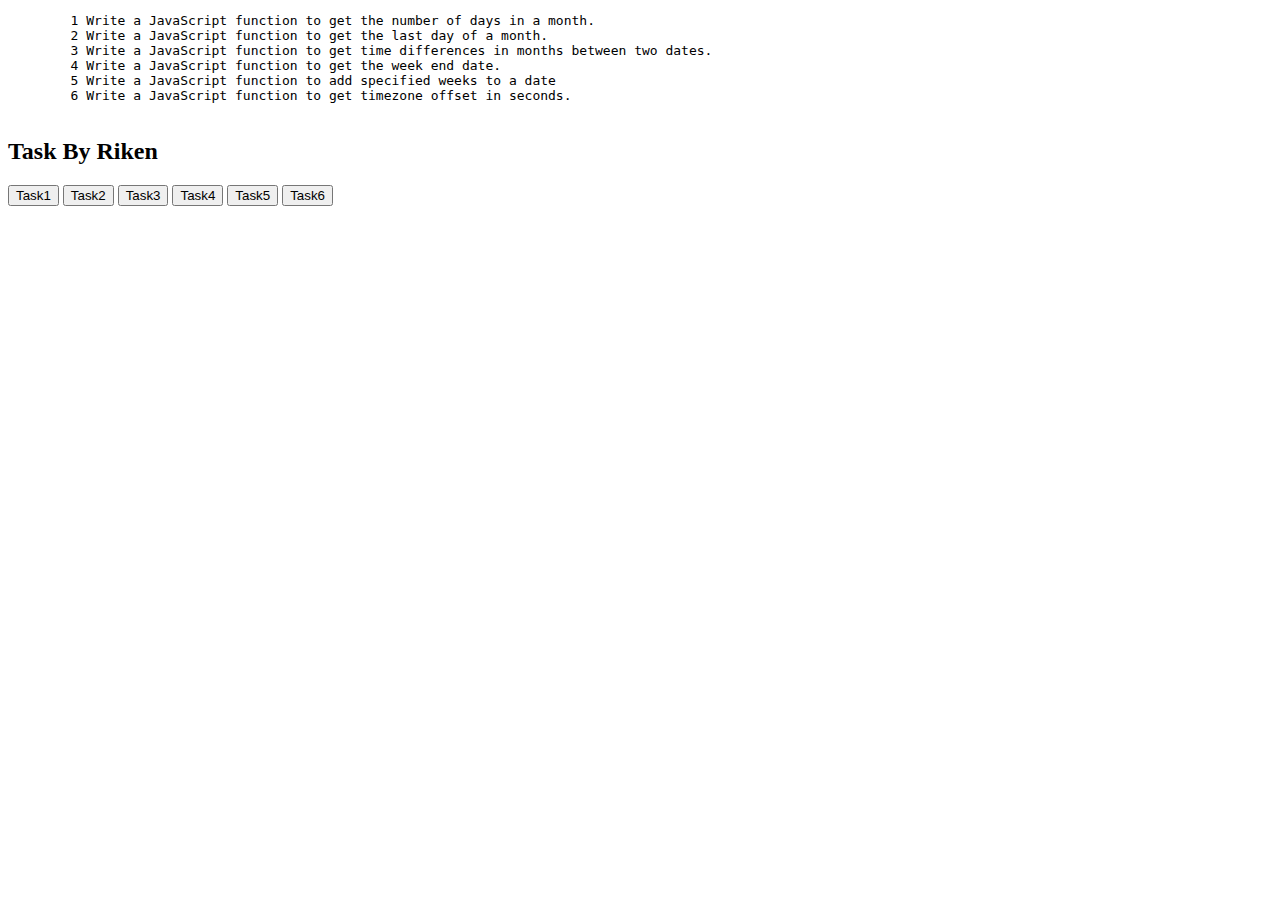
<file: JavaScript/Riken Task/index.html>
<!DOCTYPE html>
<html lang="en">

<head>
    <meta charset="UTF-8">
    <meta name="viewport" content="width=device-width, initial-scale=1.0">
    <title>Tasks</title>
</head>

<body>
    <pre>
        1 Write a JavaScript function to get the number of days in a month.
        2 Write a JavaScript function to get the last day of a month.
        3 Write a JavaScript function to get time differences in months between two dates.
        4 Write a JavaScript function to get the week end date.
        5 Write a JavaScript function to add specified weeks to a date
        6 Write a JavaScript function to get timezone offset in seconds.
    </pre>

    <div>
        <h2>Task By Riken</h2>
        <input type="button" onclick="Task7()" value="Task1">
        <input type="button" onclick="Task8()" value="Task2">
        <input type="button" onclick="Task9()" value="Task3">
        <input type="button" onclick="Task10()" value="Task4">
        <input type="button" onclick="Task11()" value="Task5">
        <input type="button" onclick="Task12()" value="Task6">
    </div>
    <script type="text/javascript" src="task1.js"></script>
    <script type="text/javascript" src="task2.js"></script>
    <script type="text/javascript" src="task3.js"></script>
    <script type="text/javascript" src="task4.js"></script>
    <script type="text/javascript" src="task5.js"></script>
    <script type="text/javascript" src="task6.js"></script>
</body>

</html>
</file>
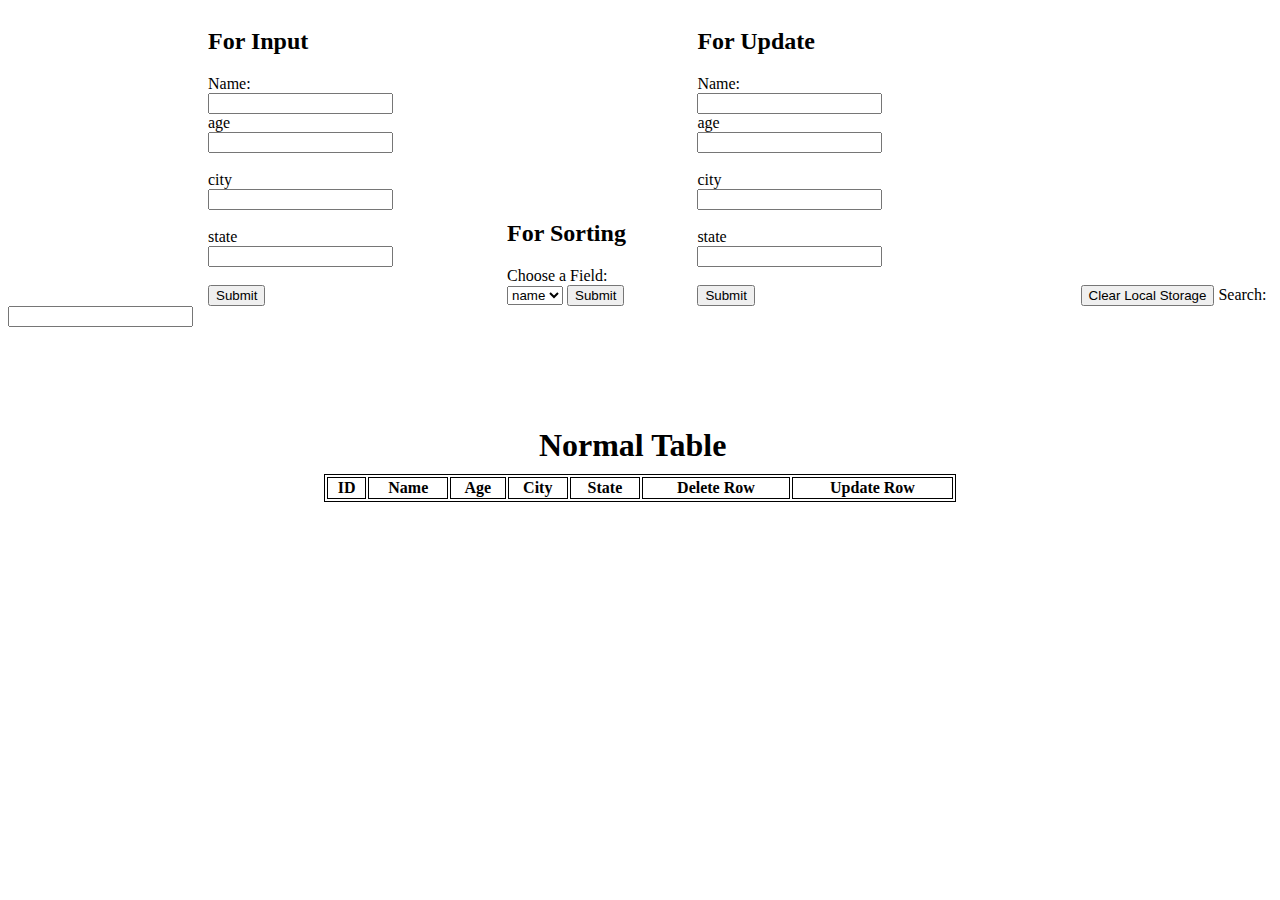
<file: JavaScript/stavan/index.html>
<!DOCTYPE html>
<html lang="en">

<head>
    <meta charset="UTF-8">
    <meta http-equiv="X-UA-Compatible" content="IE=edge">
    <meta name="viewport" content="width=device-width, initial-scale=1.0">
    <title>Document</title>
    <style>
        table,
        td,
        tr,
        th {
            border: 1px solid black;
        }
    </style>
</head>

<body>
    <!-- 1) Create a program which includes Table and Form. Create a Form with miniumum 3-4 fields of inputs, when submitting
    the form the data should be stored in a JSON (Array of Objects) format and displayed in the table.
    The Table should have features for Sorting, Searching, Delete & Update the Records. (Searching and Sorting should be
    done on Multiple Fields)

    2) Create multiple dropdowns for which their options are based on the value selected in Previous dropdown.
    For eg. There are 3 dropdowns (Country, State & City), If I select a country, then the dropdown for states should
    only have the states of that country. Similarly, If I select a state, then city should be from that particular
    state. -->
    <div class="d-flex" style="margin-bottom: 100px;">
        <form id="form" onsubmit="submitForm(event)" style="display: inline-block; margin-left: 200px">
            <h2 style="display: inline-block;">For Input</h2><br>
            <label for="fname">Name:</label><br>
            <input type="text" id="name" required><br>
            <label for="lname">age</label><br>
            <input type="number" id="age" required><br><br>
            <label for="lname">city</label><br>
            <input type="text" id="city" required><br><br>
            <label for="lname">state</label><br>
            <input type="text" id="state" required><br><br>
            <input type="submit" value="Submit">
        </form>


        <div style="margin-left: 110px; width: 10%;display: inline-block;">
            <h2 style="display: inline-block;">For Sorting</h2>
            <form id="sortForm" onsubmit="onSort(event)">
                <label for="">Choose a Field:</label>
                <select id="field" name="cars">
                    <option value="name">name</option>
                    <option value="age">age</option>
                    <option value="city">city</option>
                    <option value="state">state</option>
                </select>
                <input type="submit" value="Submit">
            </form>
        </div>

        <form id="form2" onsubmit="submitForm2(event)" style=" margin-left:60px;width: 30%;display: inline-block;">
            <h2 style="display: inline-block;">For Update</h2><br>
            <label for="fname">Name:</label><br>
            <input type="text" id="name1" required><br>
            <label for="lname">age</label><br>
            <input type="number" id="age1" required><br><br>
            <label for="lname">city</label><br>
            <input type="text" id="city1" required><br><br>
            <label for="lname">state</label><br>
            <input type="text" id="state1" required><br><br>
            <input type="submit" value="Submit">
        </form>

        <button onclick="onClearLocalStorage(event)">Clear Local Storage</button>
        <label for="fname">Search:</label>
        <input type="text" id="search" onkeyup="onSearch(event)"><br>

    </div>


    <div id=tb1>
        <h1 style="width: 16%; margin: 10px auto;">Normal Table</h1>
        <table style="width:50%;margin:auto;margin-bottom: 40px; " id="table1">
            <tr>
                <th>ID</th>
                <th>Name</th>
                <th>Age</th>
                <th>City</th>
                <th>State</th>
                <th>Delete Row</th>
                <th>Update Row</th>
            </tr>
        </table>
    </div>

    <script src="./domTask1.js"></script>
</body>

</html>
</file>
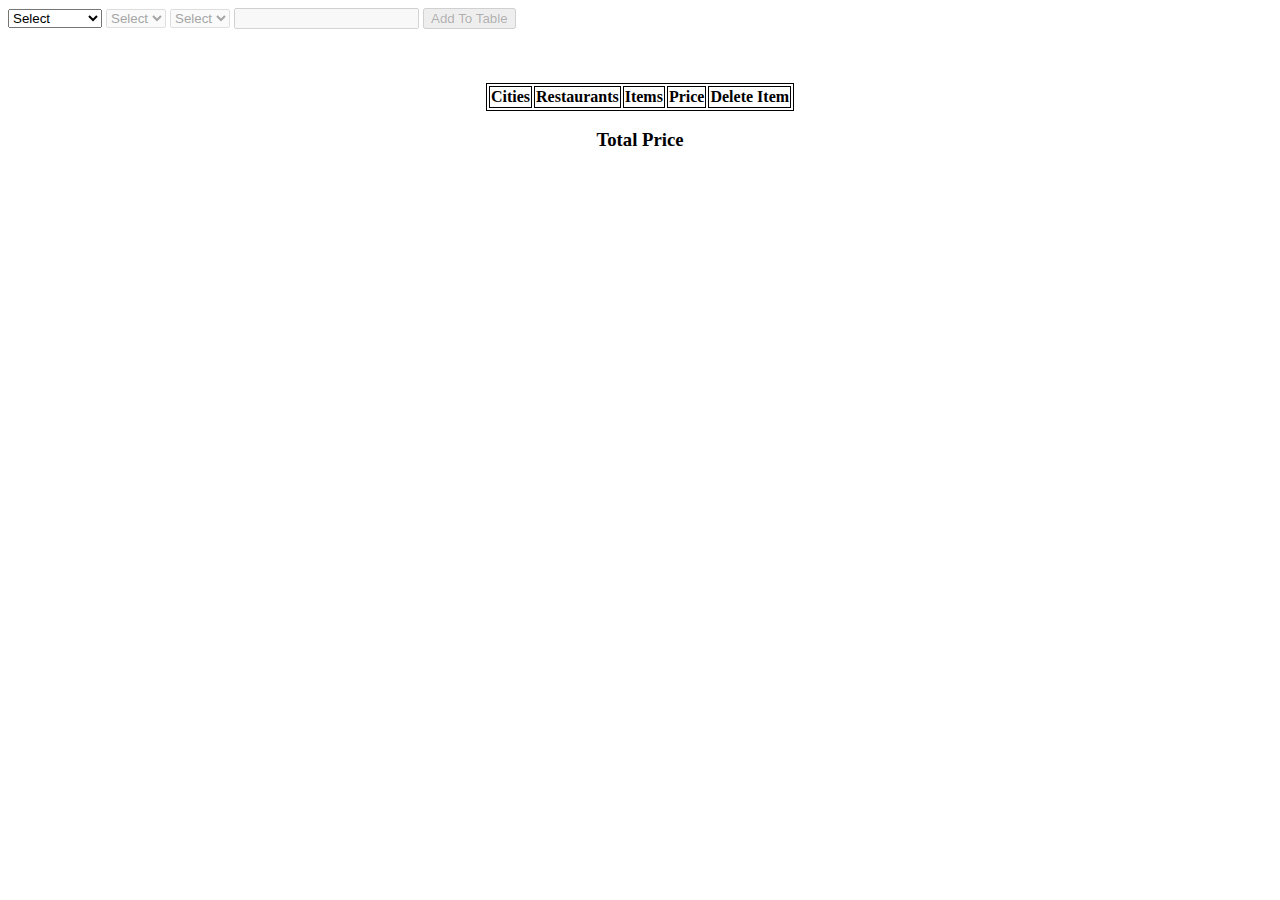
<file: JavaScript/parth/domTask1.html>
<!DOCTYPE html>
<html lang="en">

<head>
    <meta charset="UTF-8">
    <meta http-equiv="X-UA-Compatible" content="IE=edge">
    <meta name="viewport" content="width=device-width, initial-scale=1.0">
    <title>Document</title>
    <style>
        table,
        td,
        tr,
        th {
            border: 1px solid black;
        }
    </style>
</head>

<body>
    <select name="cities" onchange="option1(this.value)" id="cities">
        <option value="" selected disabled>Select</option>
        <option value="ahmedabad">Ahmedabad</option>
        <option value="surat">Surat</option>
        <option value="vadodara">Vadodara</option>
    </select>

    <select name="restaurants" onchange="option2(this.value)" id="restaurants" disabled>
        <option value="" selected>Select</option>
    </select>

    <select name="menu" onchange="option3(this.value)" id="menu" disabled>
        <option value="" selected>Select</option>
    </select>

    <input type="text" id="price" name="price" readonly disabled>

    <!-- <select name="price" id="price" onchange="option4(this.value)" disabled>
        <option value="" selected readonly>Select</option>
    </select> -->

    <button id="btn1" disabled onclick="addToCart(event)">Add To Table</button>

    <br>
    <br>
    <br>
    <br>
    <table id="table1" style="margin: auto;">
        <tr>
            <th>Cities</th>
            <th>Restaurants</th>
            <th>Items</th>
            <th>Price</th>
            <th>Delete Item</th>
        </tr>
    </table>
    <br>
    <h3 id="totalPrice" style=" text-align: center;margin:0 auto;">Total Price</h3>
    <script src="./domTask1.js"></script>
</body>

</html>
</file>
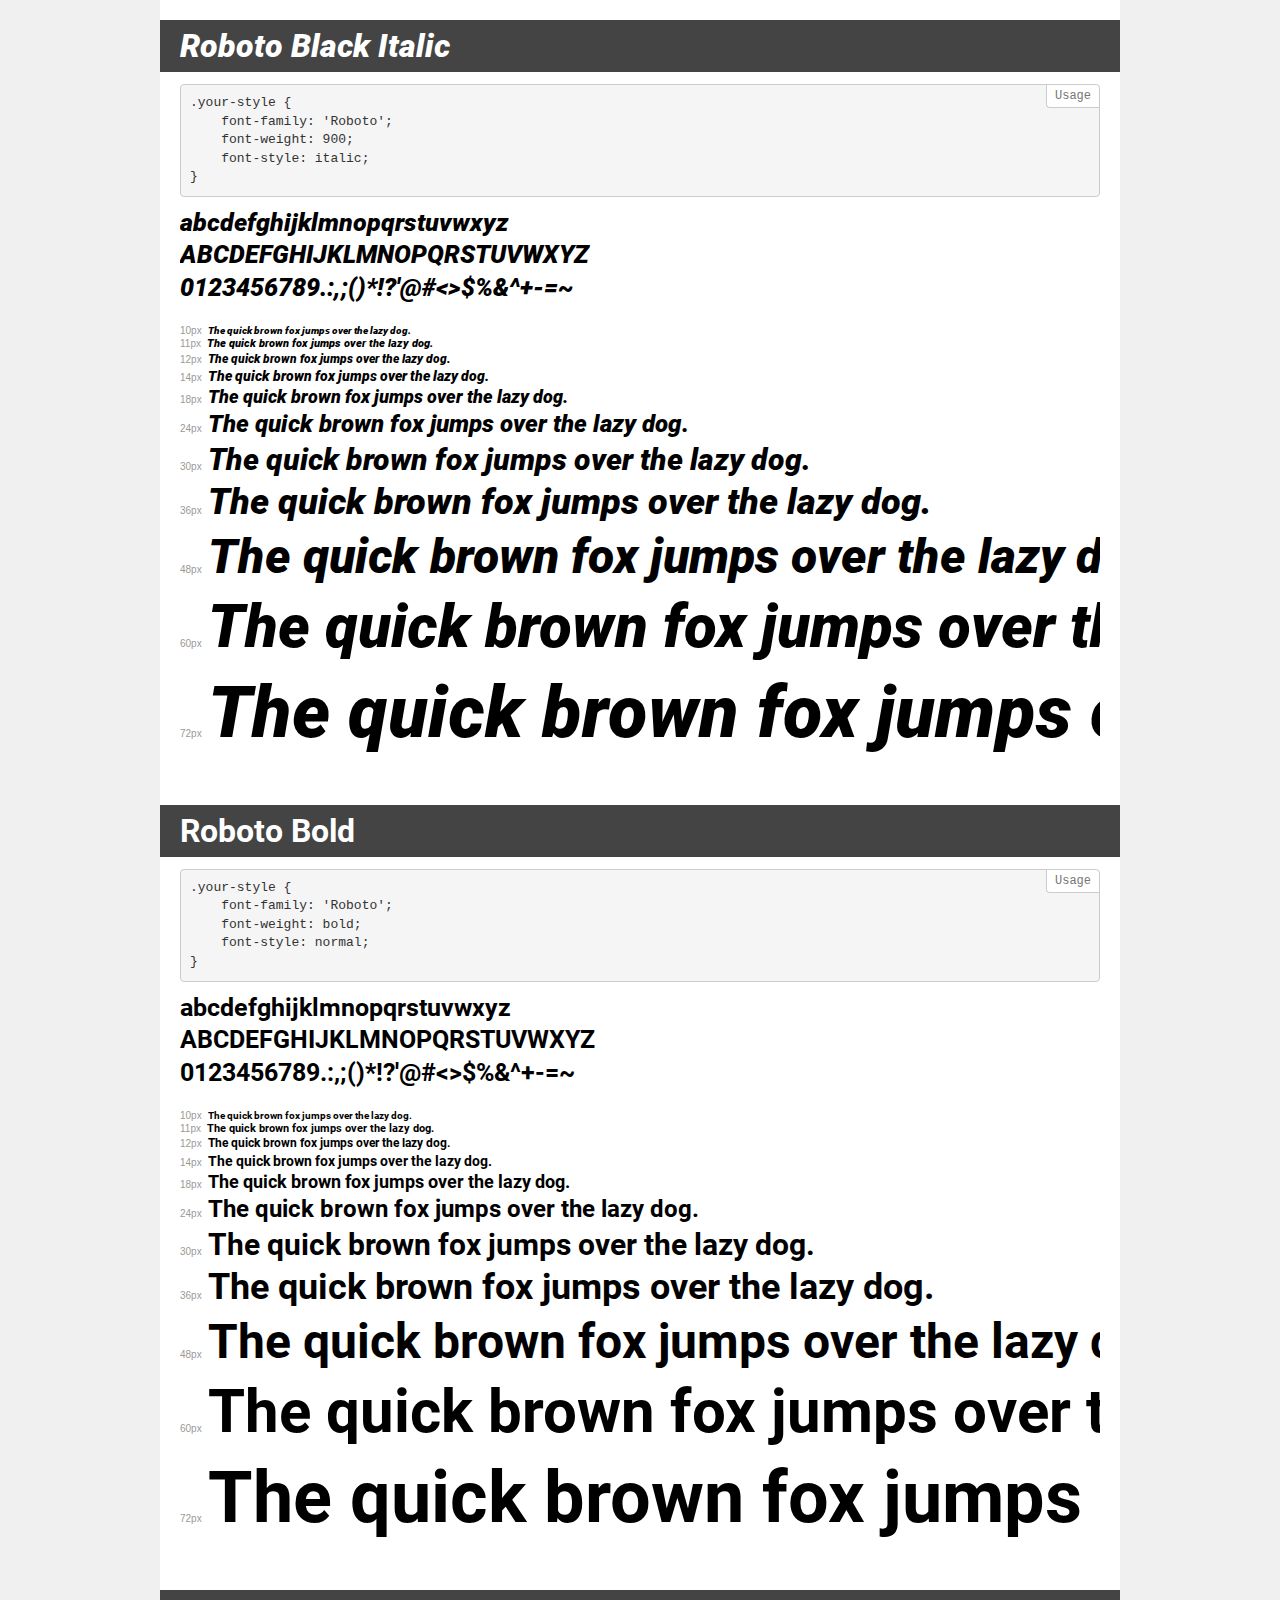
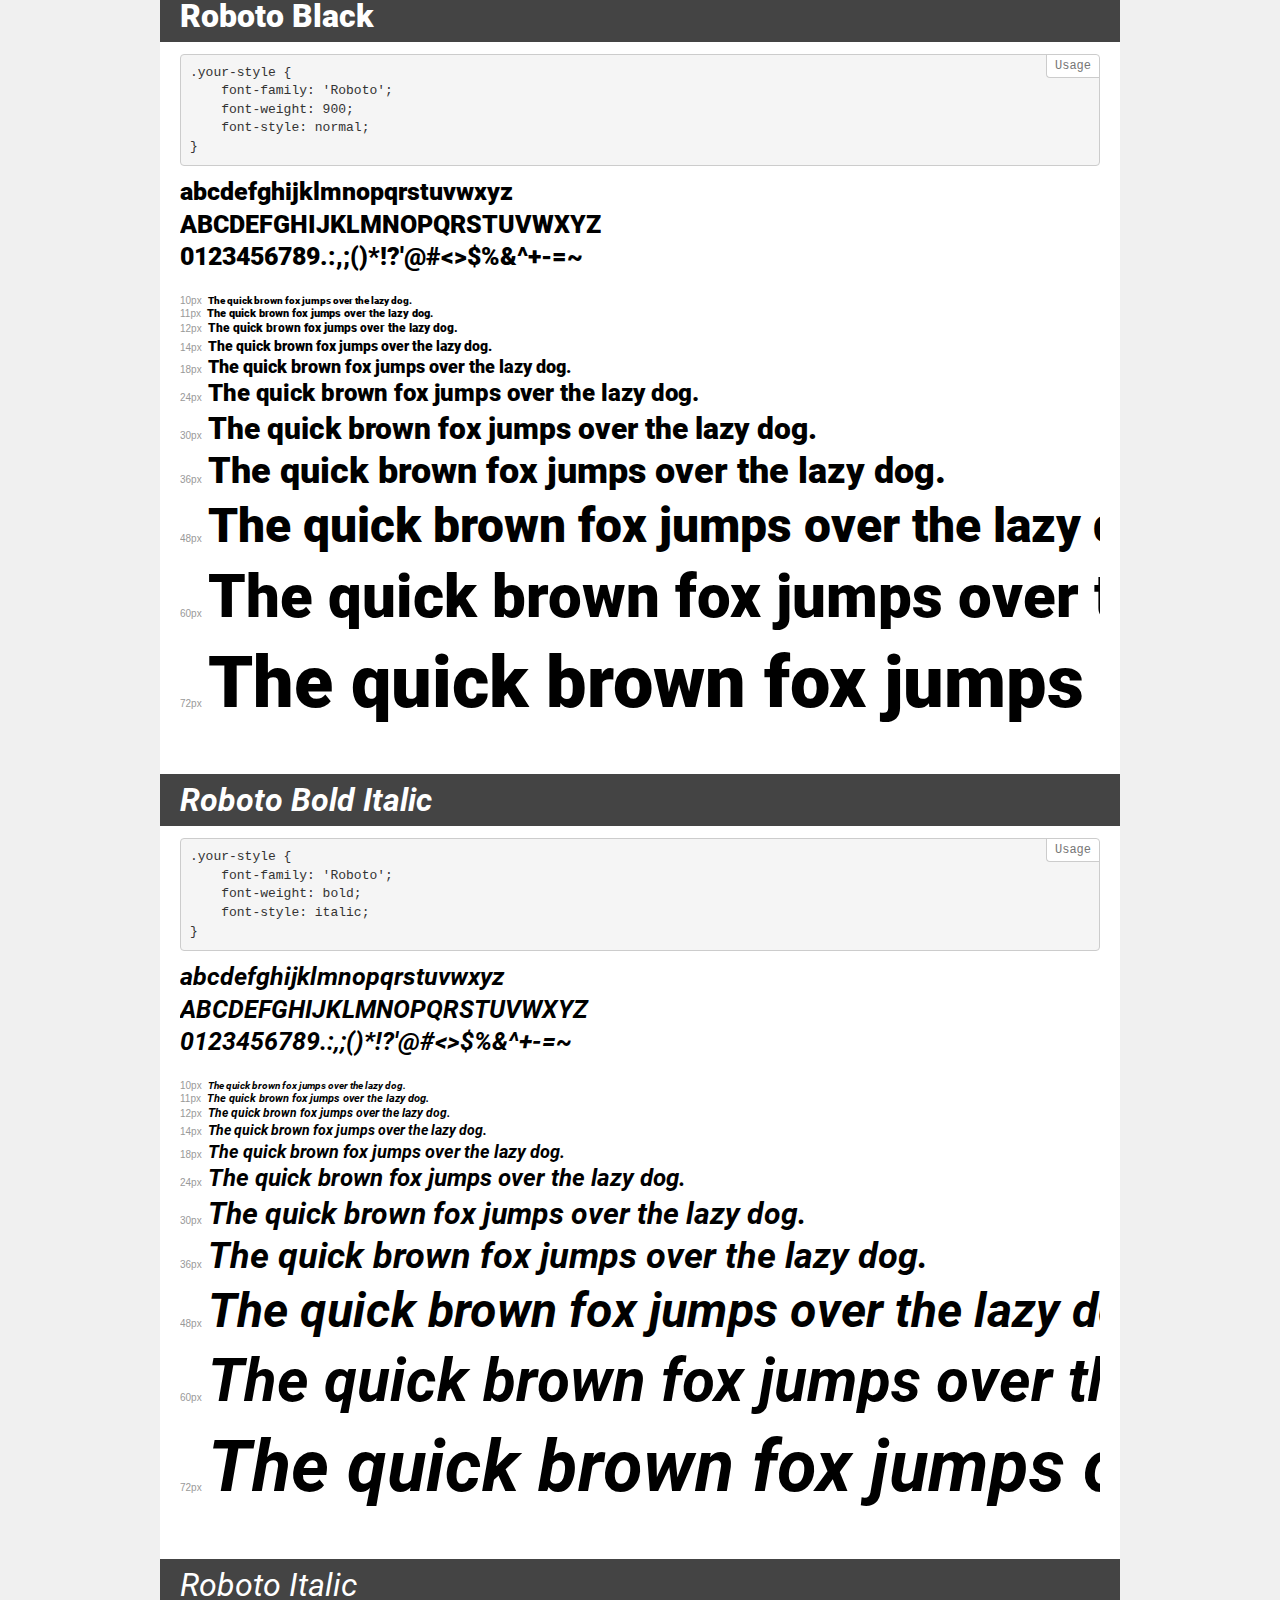
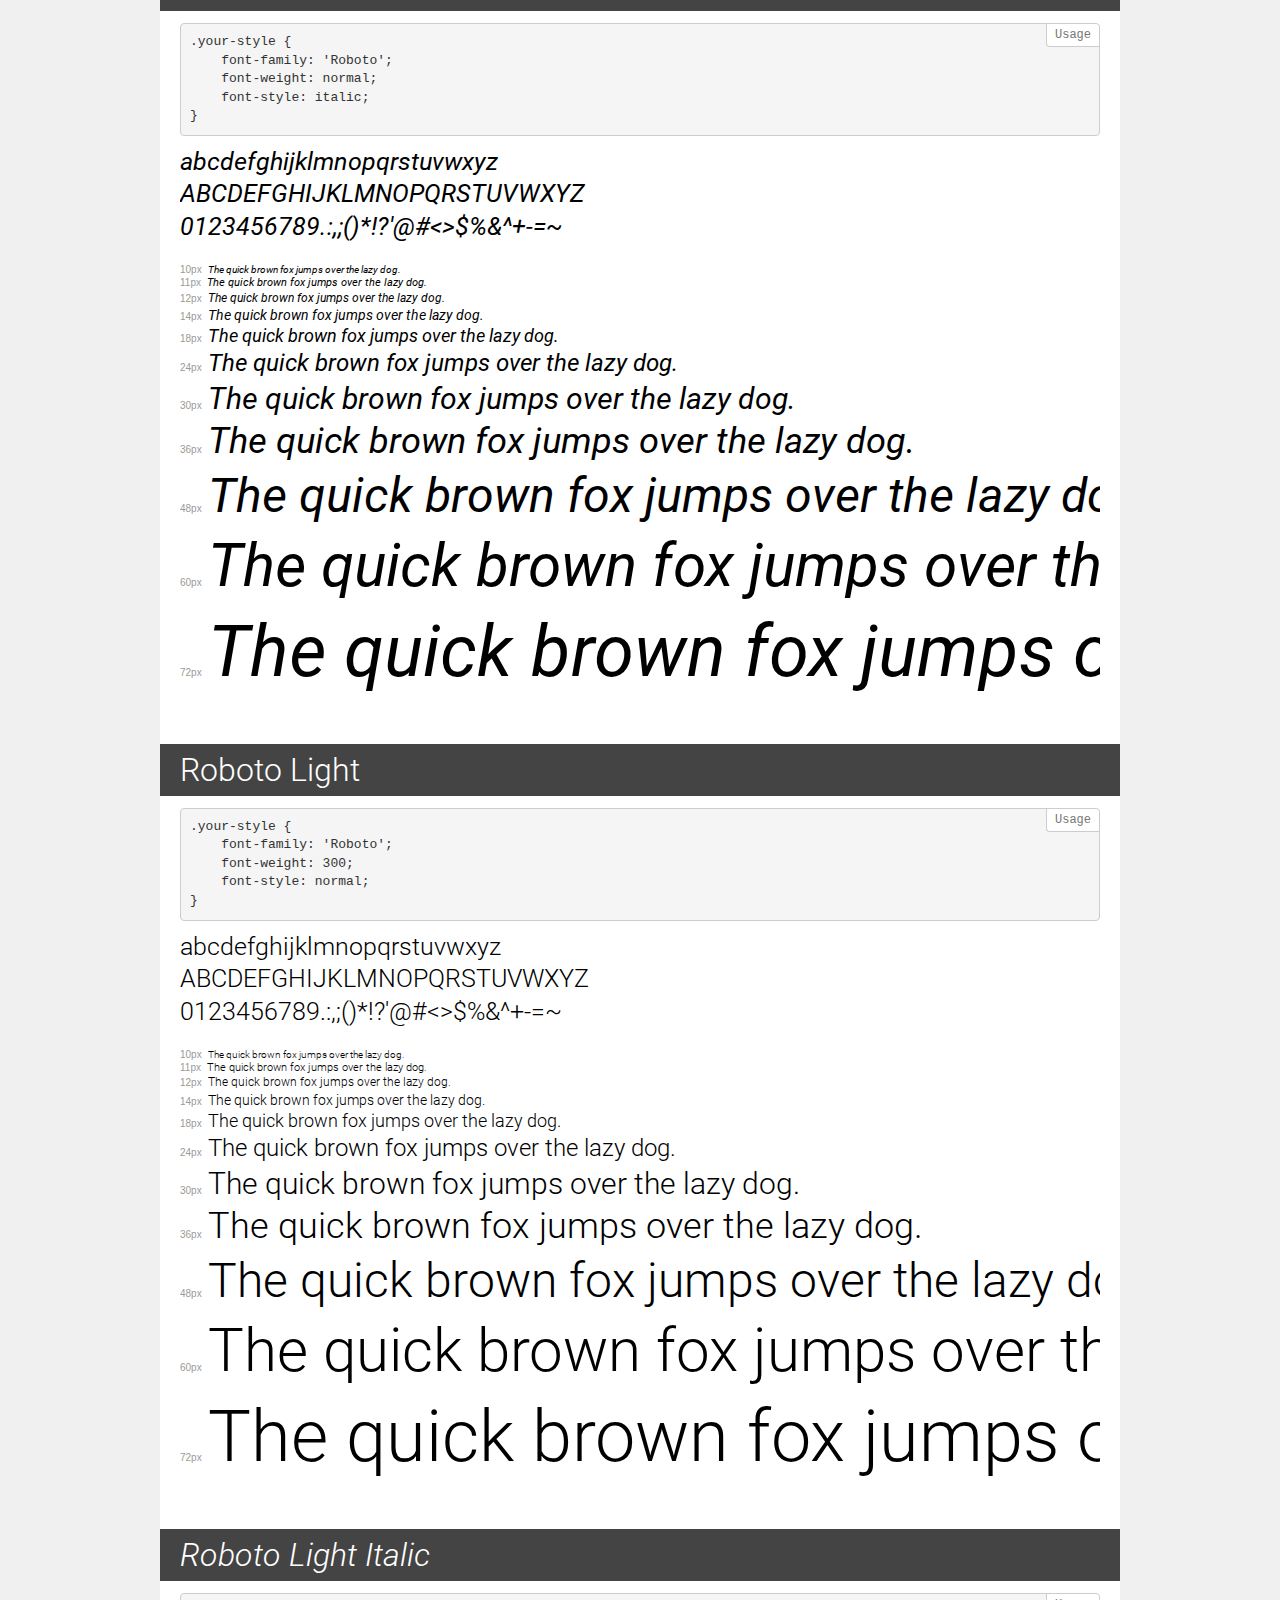
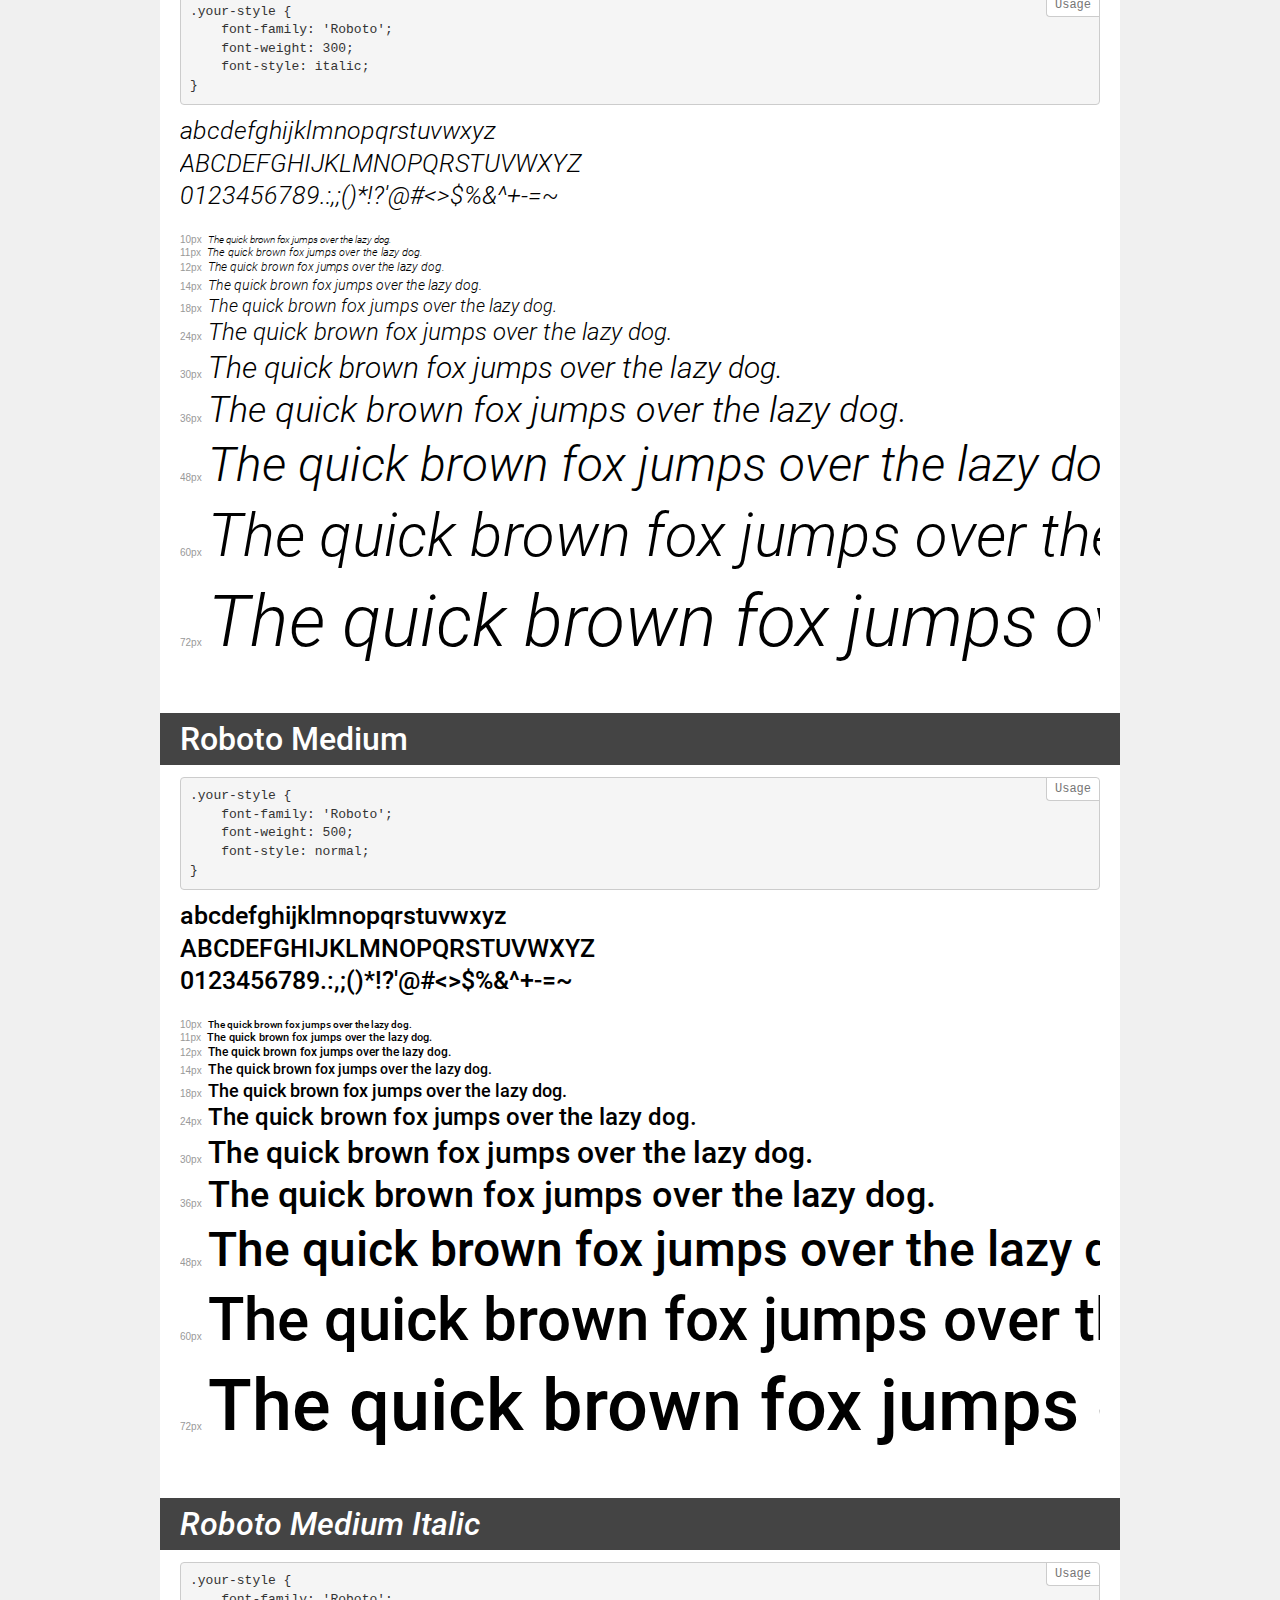
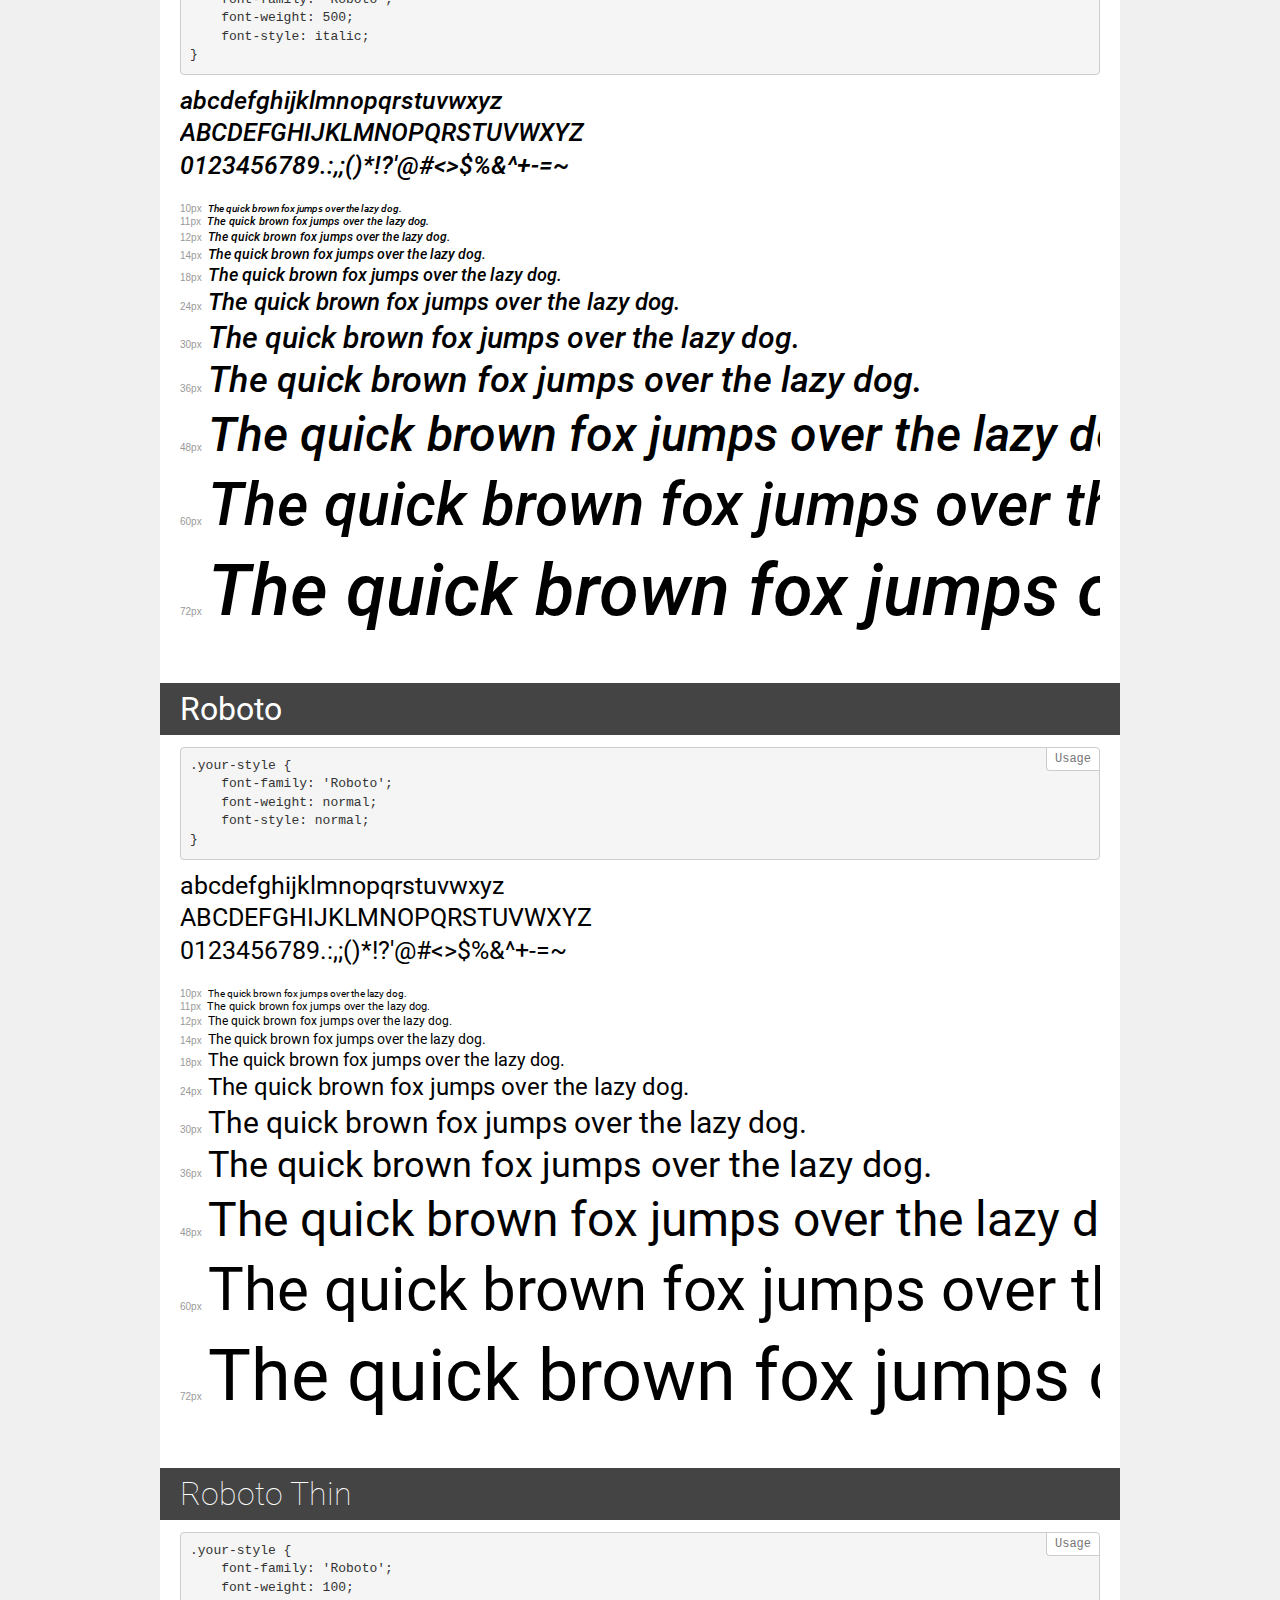
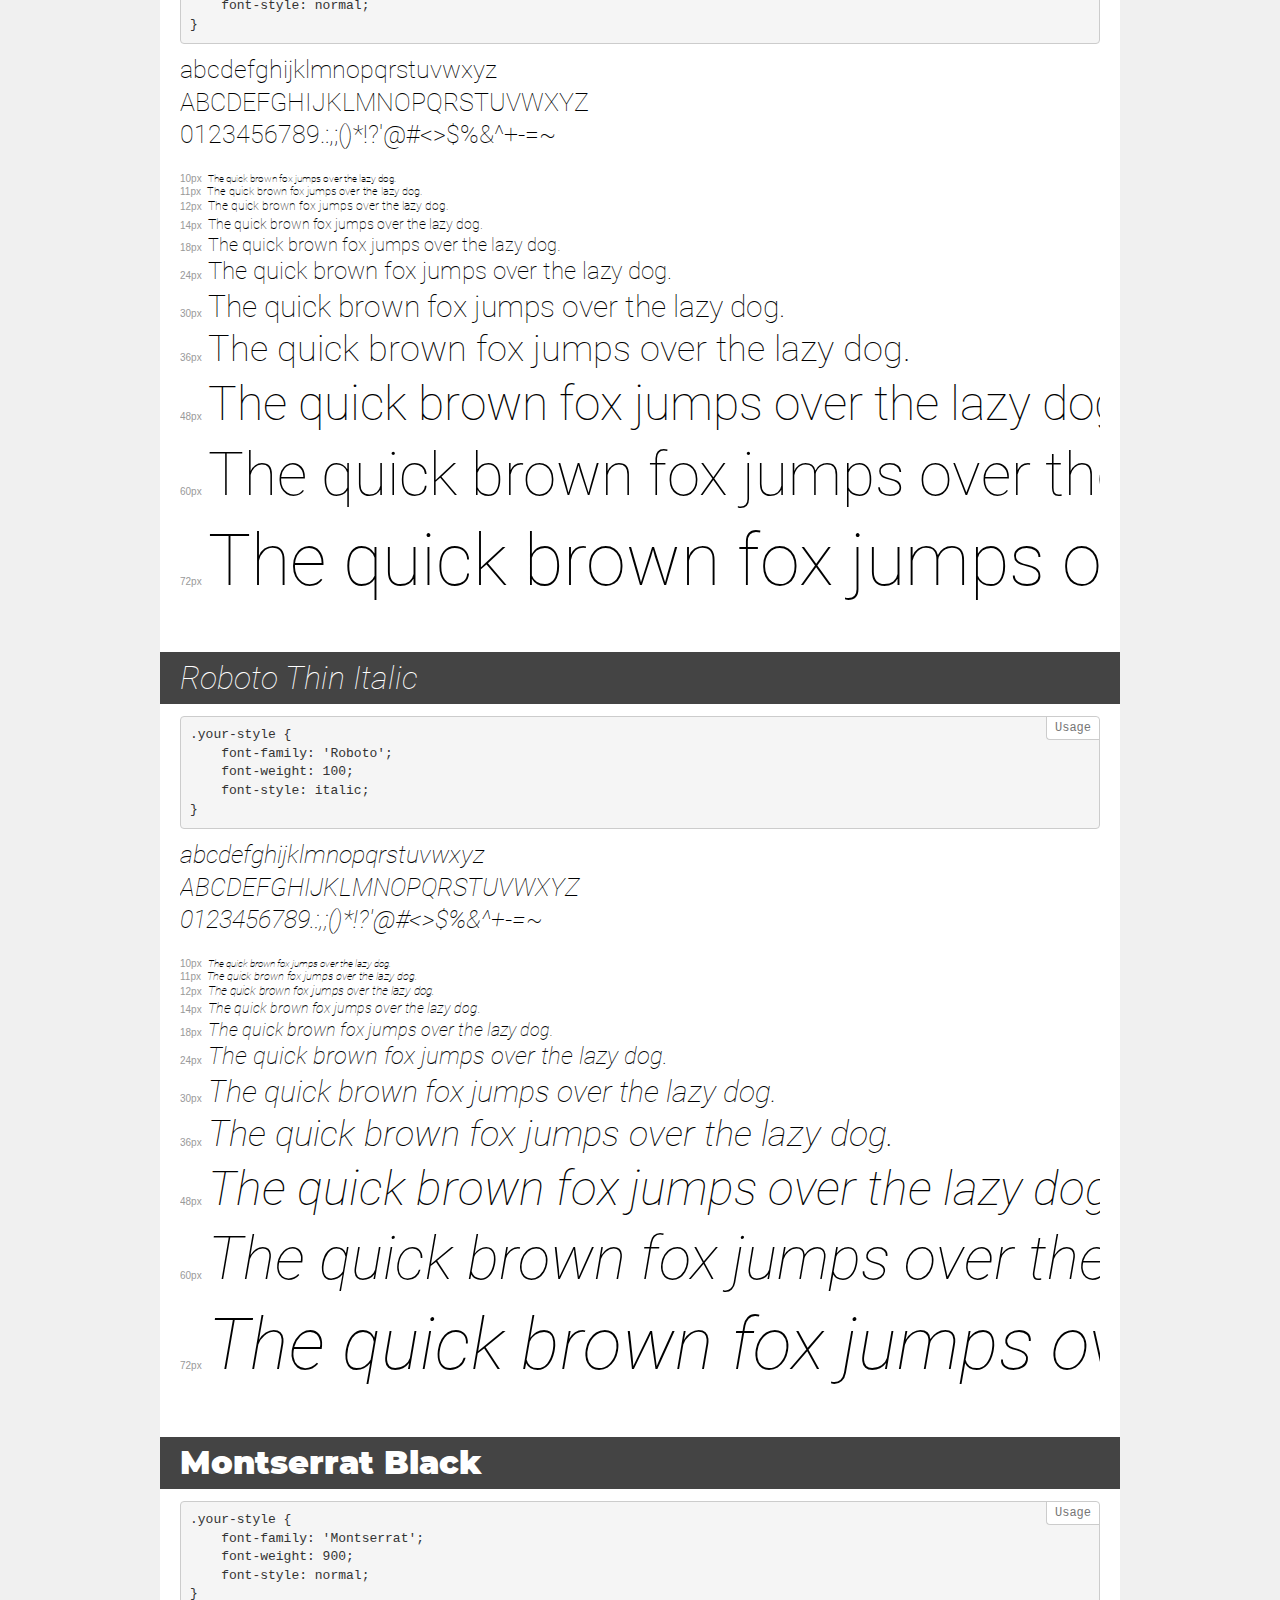
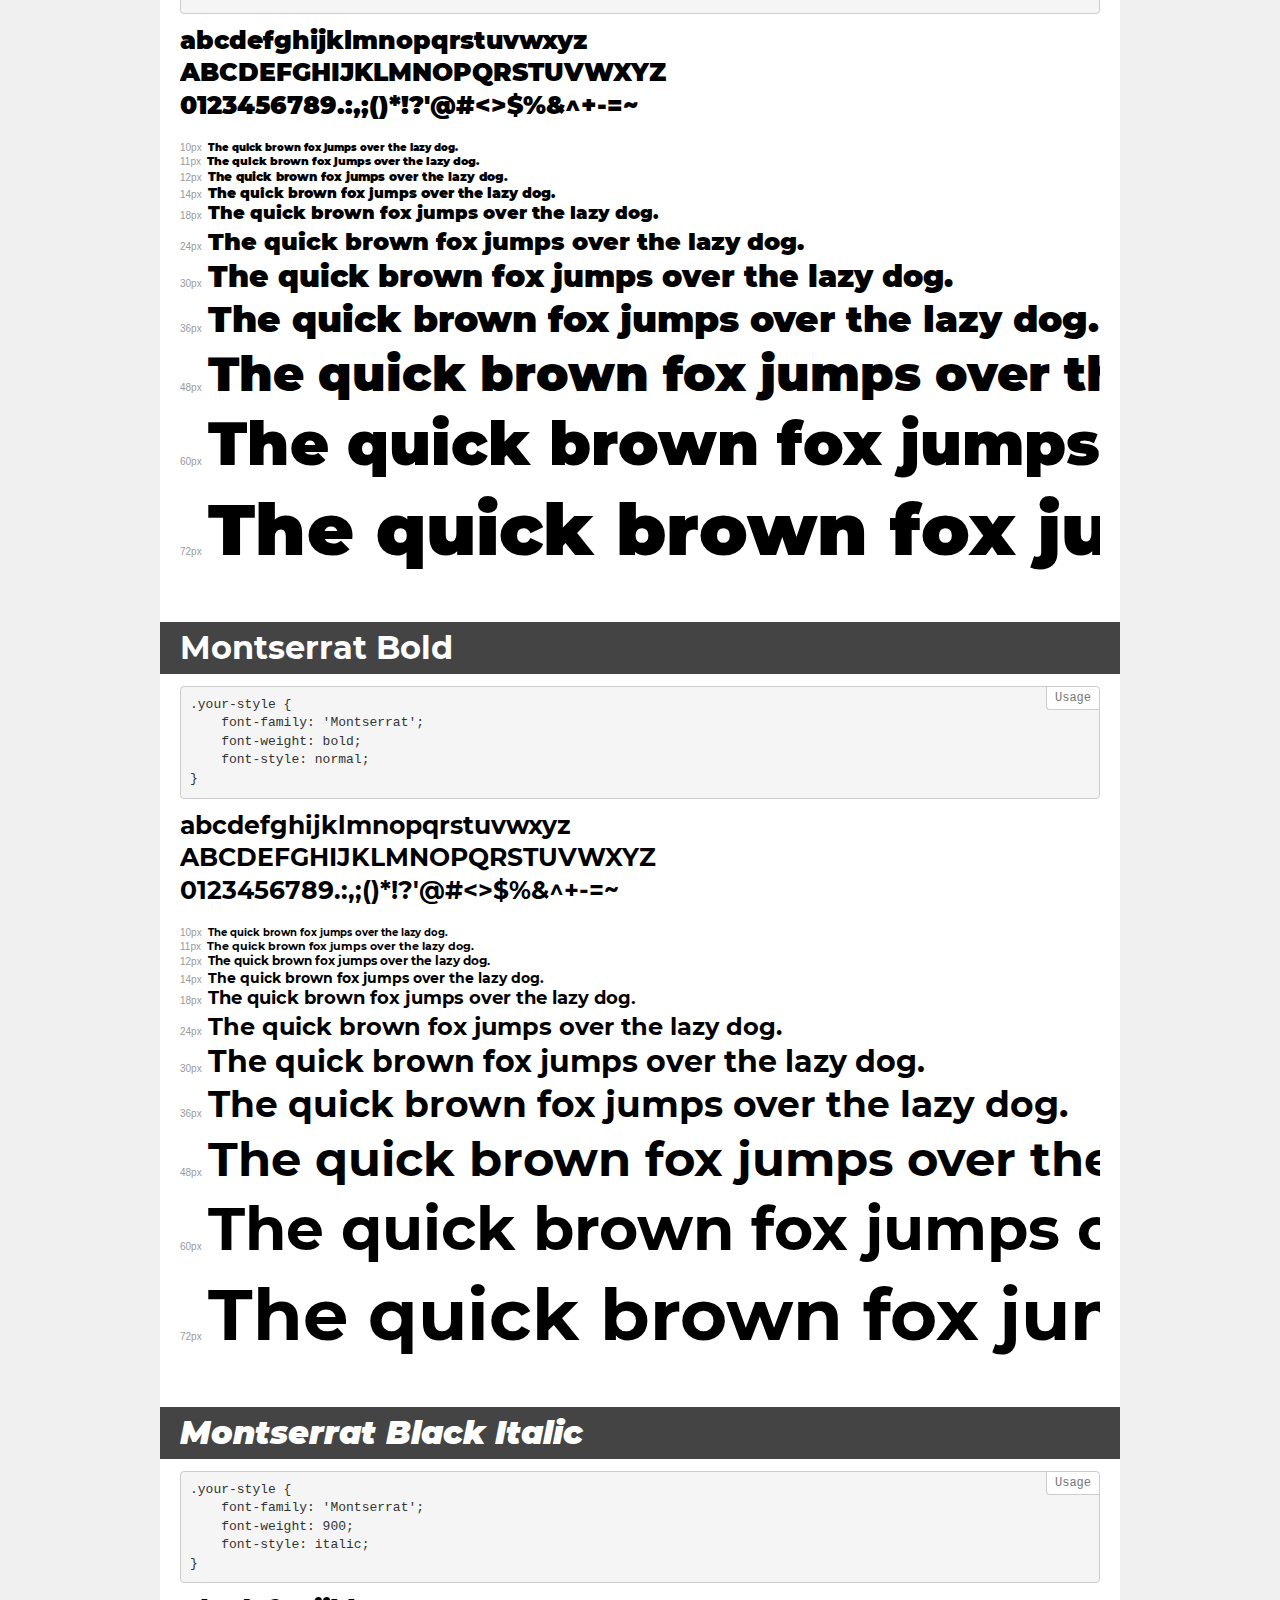
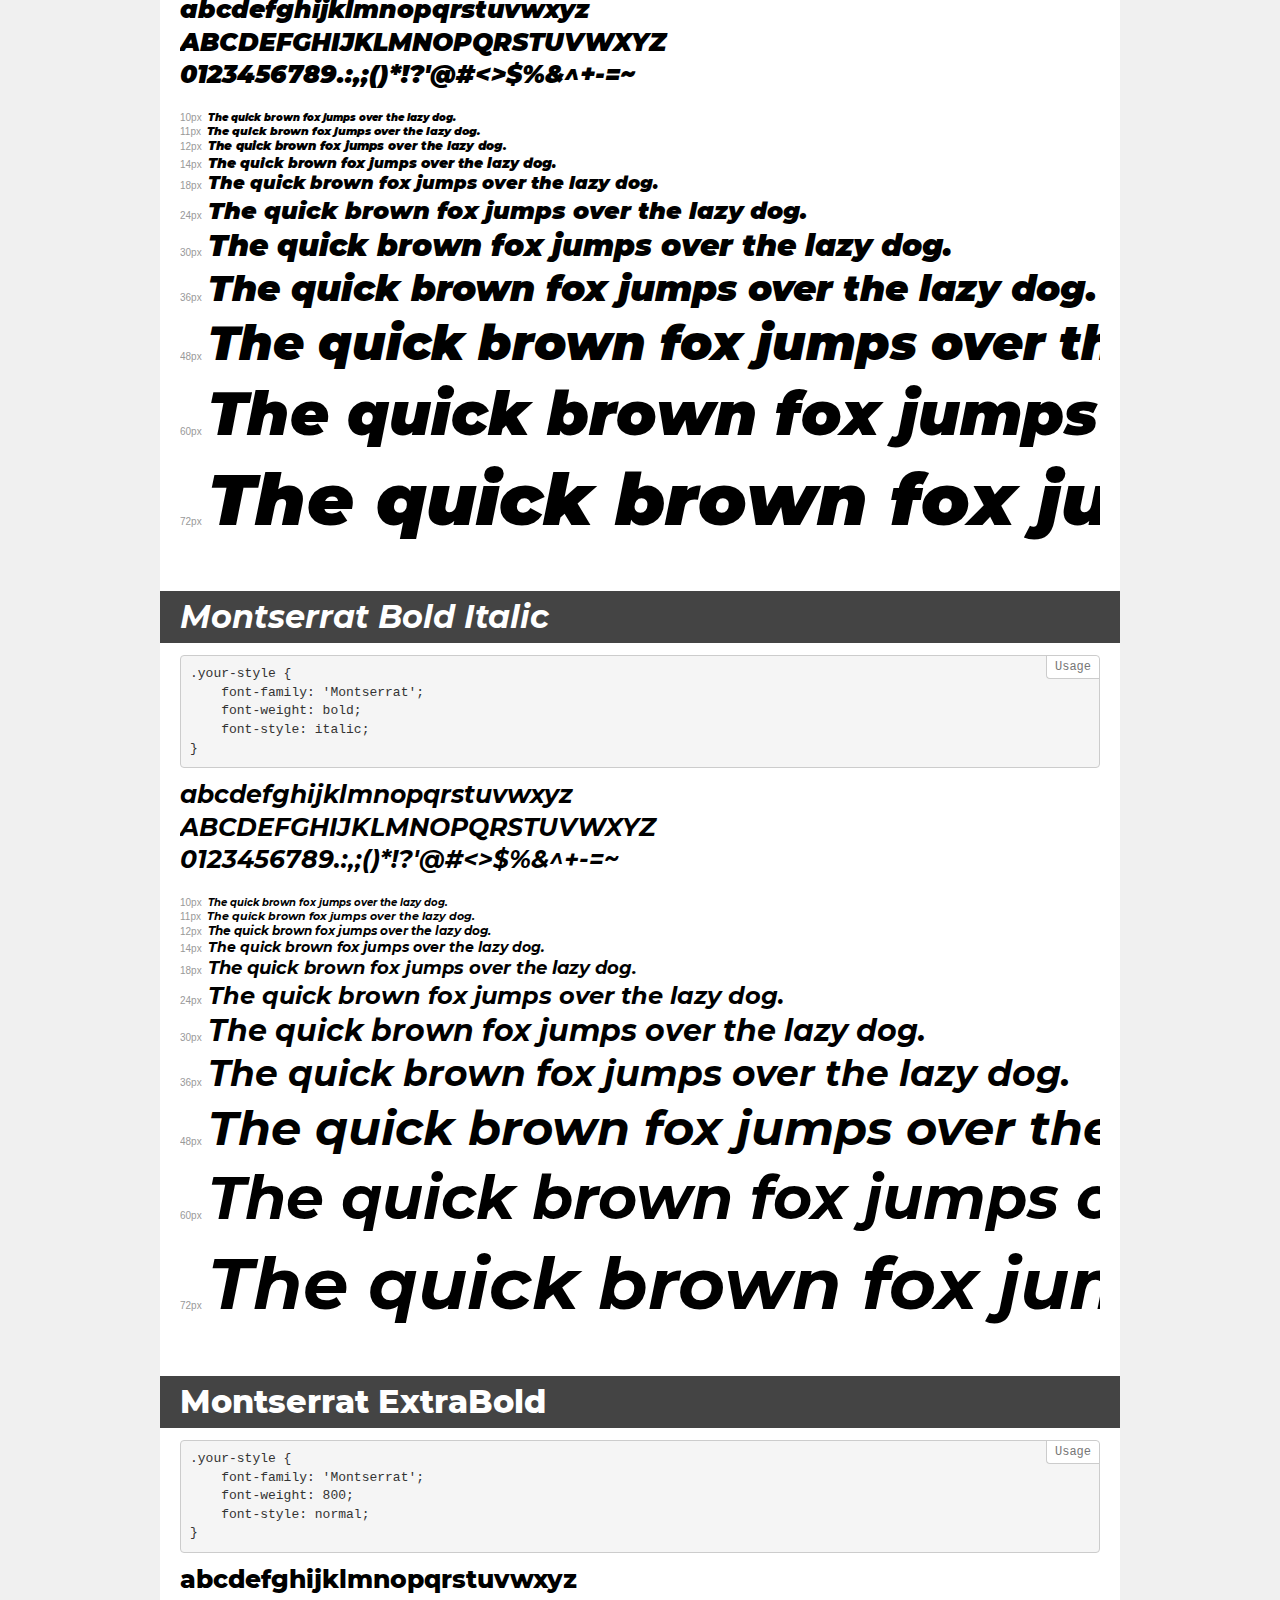
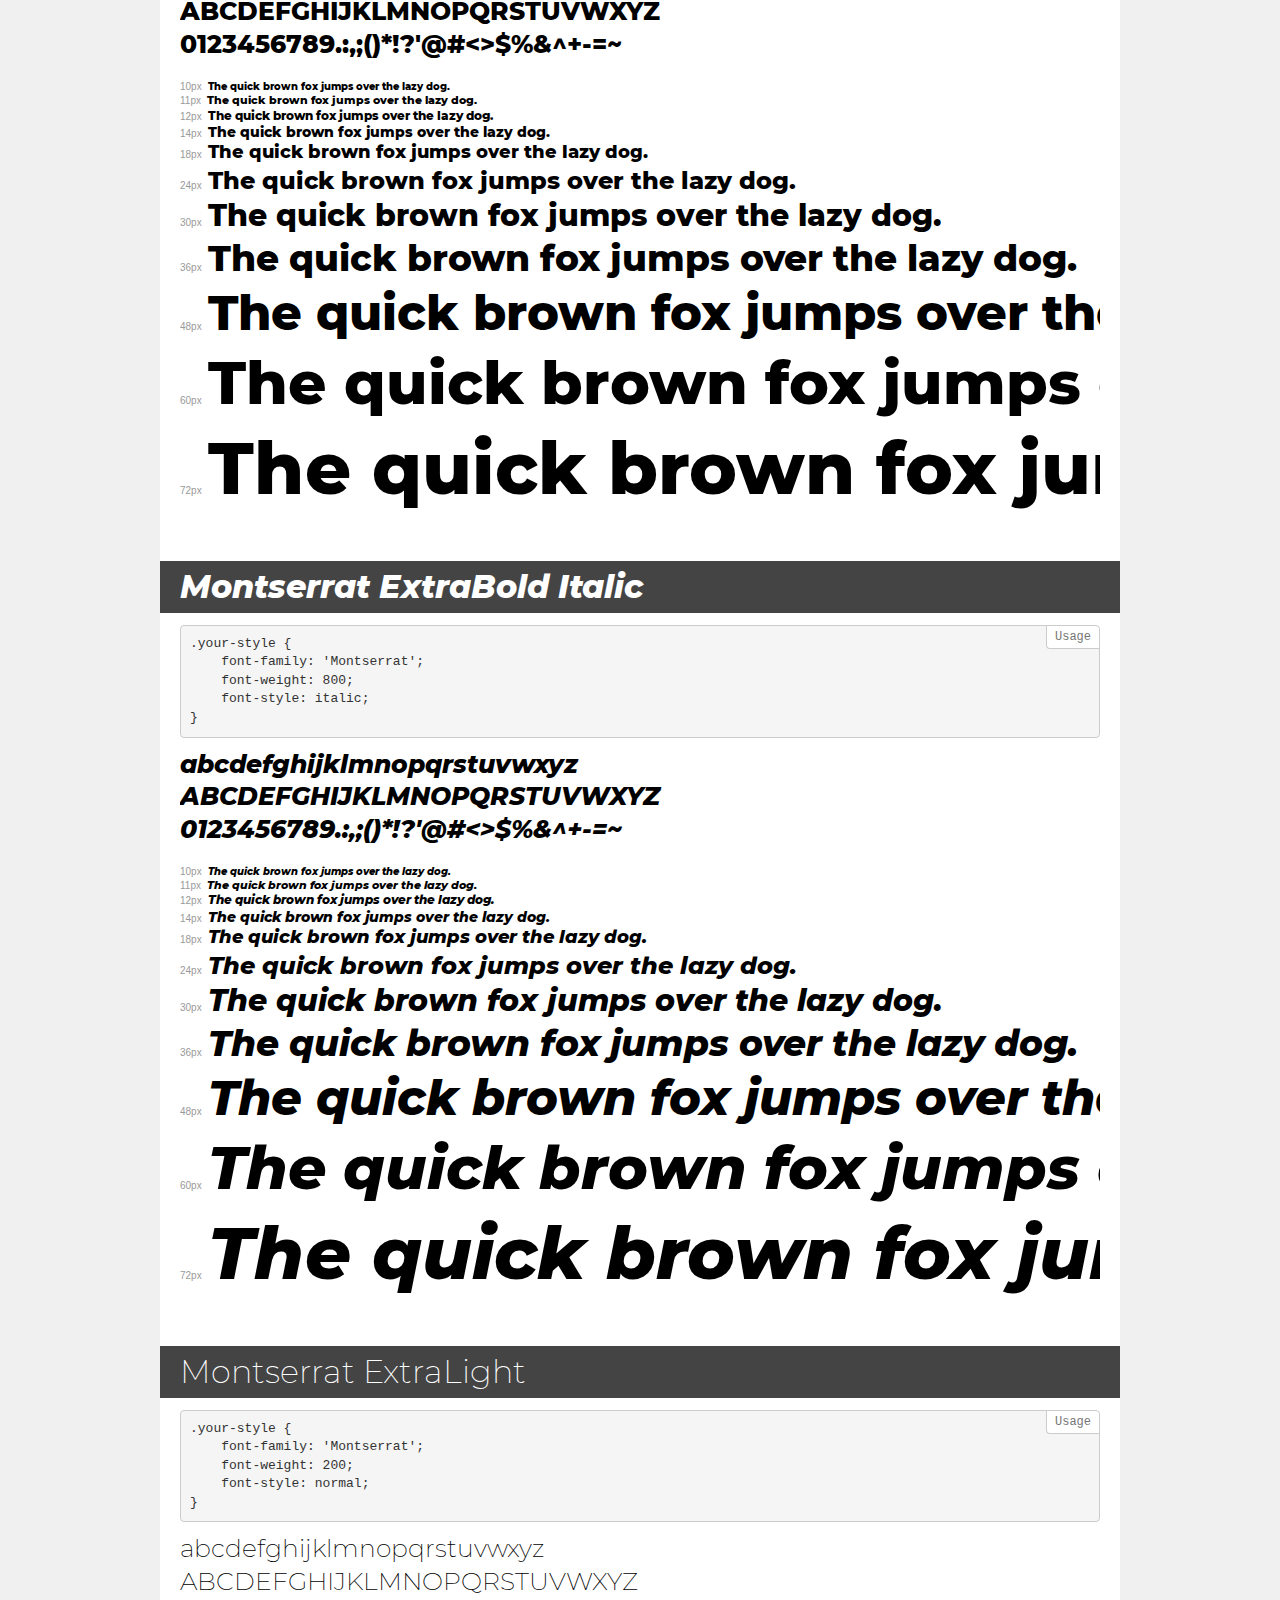
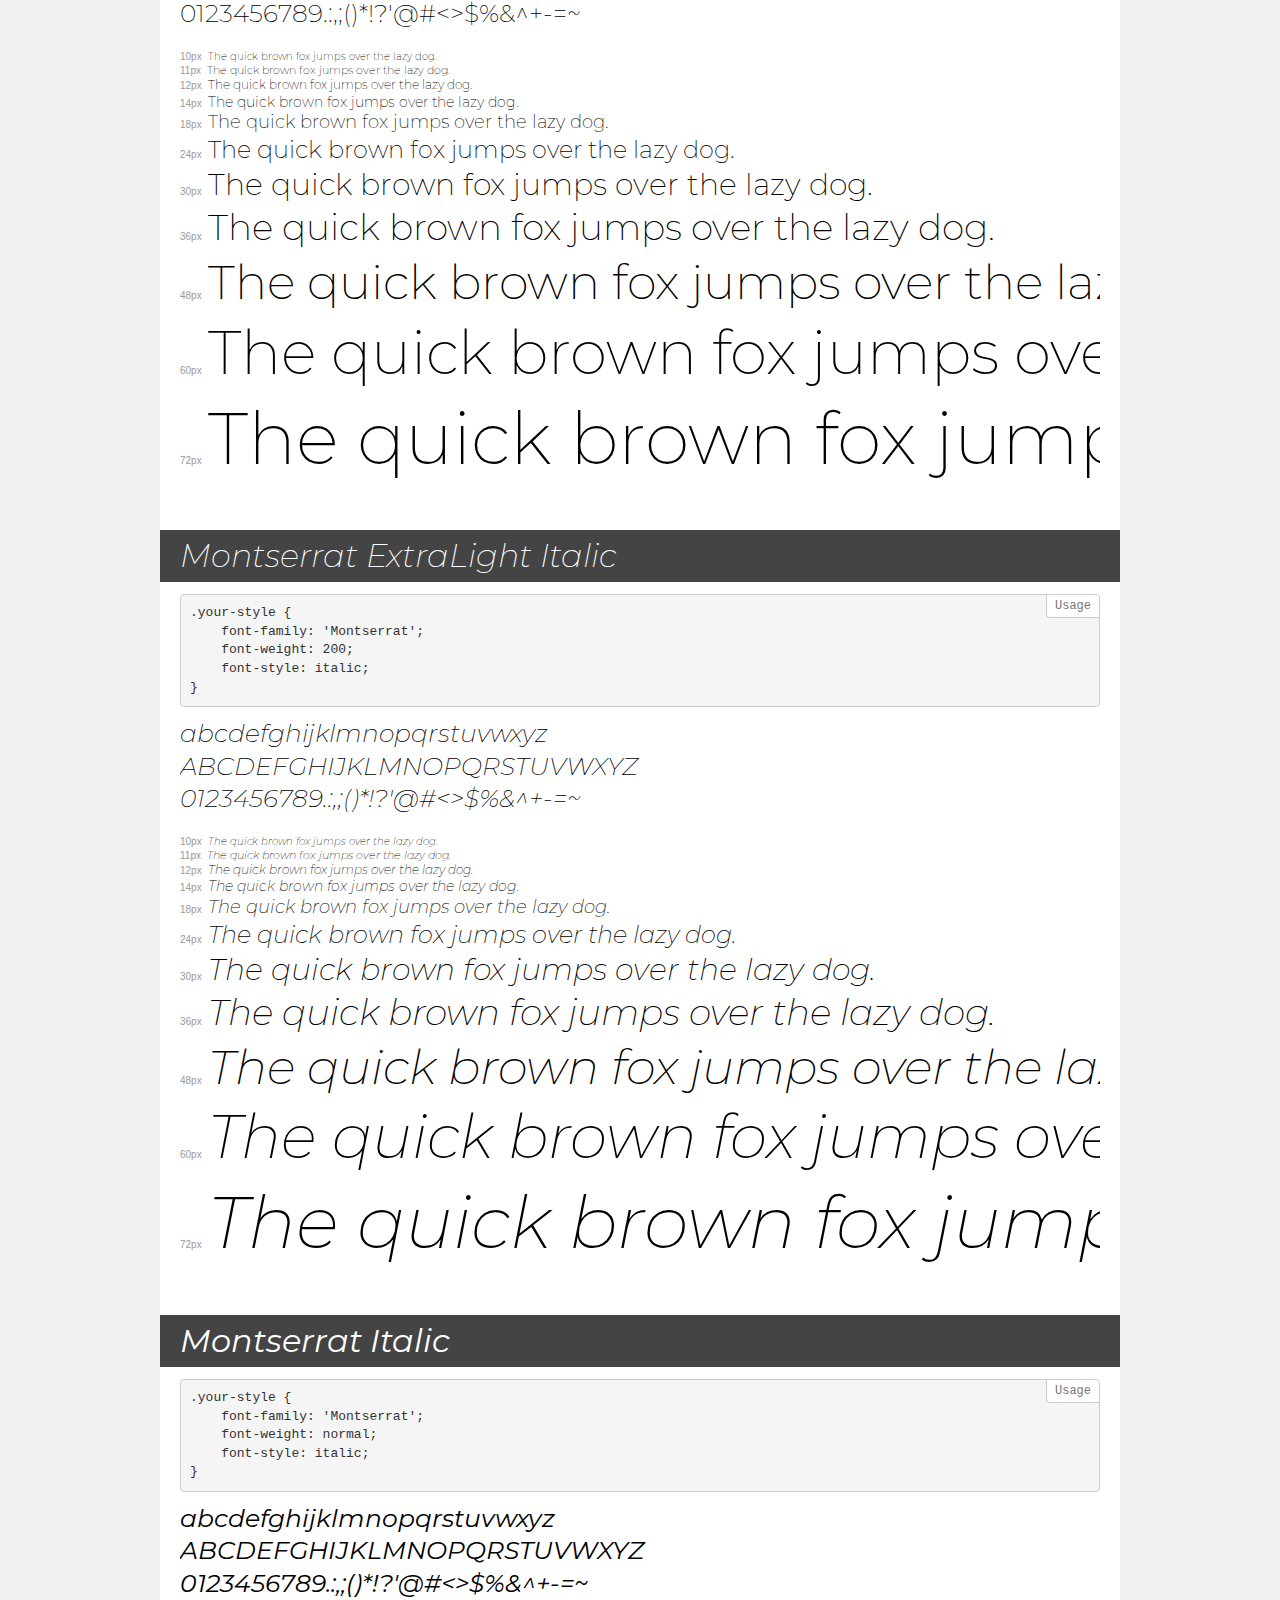
<file: Html & Css/moGo/assets/fonts/demo.html>
<!DOCTYPE html>
<html lang="en">
<head>
    <meta charset="utf-8">
    <meta http-equiv="X-UA-Compatible" content="IE=edge">
    <meta name="viewport" content="width=device-width, initial-scale=1">
    <meta name="robots" content="noindex, noarchive">
    <meta name="format-detection" content="telephone=no">
    <title>Transfonter demo</title>
    <link href="stylesheet.css" rel="stylesheet">
    <style>
        /*
        http://meyerweb.com/eric/tools/css/reset/
        v2.0 | 20110126
        License: none (public domain)
        */
        html, body, div, span, applet, object, iframe,
        h1, h2, h3, h4, h5, h6, p, blockquote, pre,
        a, abbr, acronym, address, big, cite, code,
        del, dfn, em, img, ins, kbd, q, s, samp,
        small, strike, strong, sub, sup, tt, var,
        b, u, i, center,
        dl, dt, dd, ol, ul, li,
        fieldset, form, label, legend,
        table, caption, tbody, tfoot, thead, tr, th, td,
        article, aside, canvas, details, embed,
        figure, figcaption, footer, header, hgroup,
        menu, nav, output, ruby, section, summary,
        time, mark, audio, video {
            margin: 0;
            padding: 0;
            border: 0;
            font-size: 100%;
            font: inherit;
            vertical-align: baseline;
        }
        /* HTML5 display-role reset for older browsers */
        article, aside, details, figcaption, figure,
        footer, header, hgroup, menu, nav, section {
            display: block;
        }
        body {
            line-height: 1;
        }
        ol, ul {
            list-style: none;
        }
        blockquote, q {
            quotes: none;
        }
        blockquote:before, blockquote:after,
        q:before, q:after {
            content: '';
            content: none;
        }
        table {
            border-collapse: collapse;
            border-spacing: 0;
        }
        /* demo styles */
        body {
            background: #f0f0f0;
            color: #000;
        }
        .page {
            background: #fff;
            width: 920px;
            margin: 0 auto;
            padding: 20px 20px 0 20px;
            overflow: hidden;
        }
        .font-container {
            overflow-x: auto;
            overflow-y: hidden;
            margin-bottom: 40px;
            line-height: 1.3;
            white-space: nowrap;
            padding-bottom: 5px;
        }
        h1 {
            position: relative;
            background: #444;
            font-size: 32px;
            color: #fff;
            padding: 10px 20px;
            margin: 0 -20px 12px -20px;
        }
        .letters {
            font-size: 25px;
            margin-bottom: 20px;
        }
        .s10:before {
            content: '10px';
        }
        .s11:before {
            content: '11px';
        }
        .s12:before {
            content: '12px';
        }
        .s14:before {
            content: '14px';
        }
        .s18:before {
            content: '18px';
        }
        .s24:before {
            content: '24px';
        }
        .s30:before {
            content: '30px';
        }
        .s36:before {
            content: '36px';
        }
        .s48:before {
            content: '48px';
        }
        .s60:before {
            content: '60px';
        }
        .s72:before {
            content: '72px';
        }
        .s10:before, .s11:before, .s12:before, .s14:before,
        .s18:before, .s24:before, .s30:before, .s36:before,
        .s48:before, .s60:before, .s72:before {
            font-family: Arial, sans-serif;
            font-size: 10px;
            font-weight: normal;
            font-style: normal;
            color: #999;
            padding-right: 6px;
        }
        pre {
            display: block;
            position: relative;
            padding: 9px;
            margin: 0 0 10px;
            font-family: Monaco, Menlo, Consolas, "Courier New", monospace;
            font-size: 13px;
            line-height: 1.428571429;
            color: #333;
            font-weight: normal;
            font-style: normal;
            background-color: #f5f5f5;
            border: 1px solid #ccc;
            overflow-x: auto;
            border-radius: 4px;
        }
        pre:after {
            display: block;
            position: absolute;
            right: 0;
            top: 0;
            content: 'Usage';
            line-height: 1;
            padding: 5px 8px;
            font-size: 12px;
            color: #767676;
            background-color: #fff;
            border: 1px solid #ccc;
            border-right: none;
            border-top: none;
            border-radius: 0 4px 0 4px;
            z-index: 10;
        }
        /* responsive */
        @media (max-width: 959px) {
            .page {
                width: auto;
                margin: 0;
            }
        }
    </style>
</head>
<body>
<div class="page">
    <div class="demo">
        <h1 style="font-family: 'Roboto'; font-weight: 900; font-style: italic;">Roboto Black Italic</h1>
        <pre>.your-style {
    font-family: 'Roboto';
    font-weight: 900;
    font-style: italic;
}</pre>
        <div class="font-container" style="font-family: 'Roboto'; font-weight: 900; font-style: italic;">
            <p class="letters">
                abcdefghijklmnopqrstuvwxyz<br>
ABCDEFGHIJKLMNOPQRSTUVWXYZ<br>
                0123456789.:,;()*!?'@#<>$%&^+-=~
            </p>
            <p class="s10" style="font-size: 10px;">The quick brown fox jumps over the lazy dog.</p>
            <p class="s11" style="font-size: 11px;">The quick brown fox jumps over the lazy dog.</p>
            <p class="s12" style="font-size: 12px;">The quick brown fox jumps over the lazy dog.</p>
            <p class="s14" style="font-size: 14px;">The quick brown fox jumps over the lazy dog.</p>
            <p class="s18" style="font-size: 18px;">The quick brown fox jumps over the lazy dog.</p>
            <p class="s24" style="font-size: 24px;">The quick brown fox jumps over the lazy dog.</p>
            <p class="s30" style="font-size: 30px;">The quick brown fox jumps over the lazy dog.</p>
            <p class="s36" style="font-size: 36px;">The quick brown fox jumps over the lazy dog.</p>
            <p class="s48" style="font-size: 48px;">The quick brown fox jumps over the lazy dog.</p>
            <p class="s60" style="font-size: 60px;">The quick brown fox jumps over the lazy dog.</p>
            <p class="s72" style="font-size: 72px;">The quick brown fox jumps over the lazy dog.</p>
        </div>
    </div>
    <div class="demo">
        <h1 style="font-family: 'Roboto'; font-weight: bold; font-style: normal;">Roboto Bold</h1>
        <pre>.your-style {
    font-family: 'Roboto';
    font-weight: bold;
    font-style: normal;
}</pre>
        <div class="font-container" style="font-family: 'Roboto'; font-weight: bold; font-style: normal;">
            <p class="letters">
                abcdefghijklmnopqrstuvwxyz<br>
ABCDEFGHIJKLMNOPQRSTUVWXYZ<br>
                0123456789.:,;()*!?'@#<>$%&^+-=~
            </p>
            <p class="s10" style="font-size: 10px;">The quick brown fox jumps over the lazy dog.</p>
            <p class="s11" style="font-size: 11px;">The quick brown fox jumps over the lazy dog.</p>
            <p class="s12" style="font-size: 12px;">The quick brown fox jumps over the lazy dog.</p>
            <p class="s14" style="font-size: 14px;">The quick brown fox jumps over the lazy dog.</p>
            <p class="s18" style="font-size: 18px;">The quick brown fox jumps over the lazy dog.</p>
            <p class="s24" style="font-size: 24px;">The quick brown fox jumps over the lazy dog.</p>
            <p class="s30" style="font-size: 30px;">The quick brown fox jumps over the lazy dog.</p>
            <p class="s36" style="font-size: 36px;">The quick brown fox jumps over the lazy dog.</p>
            <p class="s48" style="font-size: 48px;">The quick brown fox jumps over the lazy dog.</p>
            <p class="s60" style="font-size: 60px;">The quick brown fox jumps over the lazy dog.</p>
            <p class="s72" style="font-size: 72px;">The quick brown fox jumps over the lazy dog.</p>
        </div>
    </div>
    <div class="demo">
        <h1 style="font-family: 'Roboto'; font-weight: 900; font-style: normal;">Roboto Black</h1>
        <pre>.your-style {
    font-family: 'Roboto';
    font-weight: 900;
    font-style: normal;
}</pre>
        <div class="font-container" style="font-family: 'Roboto'; font-weight: 900; font-style: normal;">
            <p class="letters">
                abcdefghijklmnopqrstuvwxyz<br>
ABCDEFGHIJKLMNOPQRSTUVWXYZ<br>
                0123456789.:,;()*!?'@#<>$%&^+-=~
            </p>
            <p class="s10" style="font-size: 10px;">The quick brown fox jumps over the lazy dog.</p>
            <p class="s11" style="font-size: 11px;">The quick brown fox jumps over the lazy dog.</p>
            <p class="s12" style="font-size: 12px;">The quick brown fox jumps over the lazy dog.</p>
            <p class="s14" style="font-size: 14px;">The quick brown fox jumps over the lazy dog.</p>
            <p class="s18" style="font-size: 18px;">The quick brown fox jumps over the lazy dog.</p>
            <p class="s24" style="font-size: 24px;">The quick brown fox jumps over the lazy dog.</p>
            <p class="s30" style="font-size: 30px;">The quick brown fox jumps over the lazy dog.</p>
            <p class="s36" style="font-size: 36px;">The quick brown fox jumps over the lazy dog.</p>
            <p class="s48" style="font-size: 48px;">The quick brown fox jumps over the lazy dog.</p>
            <p class="s60" style="font-size: 60px;">The quick brown fox jumps over the lazy dog.</p>
            <p class="s72" style="font-size: 72px;">The quick brown fox jumps over the lazy dog.</p>
        </div>
    </div>
    <div class="demo">
        <h1 style="font-family: 'Roboto'; font-weight: bold; font-style: italic;">Roboto Bold Italic</h1>
        <pre>.your-style {
    font-family: 'Roboto';
    font-weight: bold;
    font-style: italic;
}</pre>
        <div class="font-container" style="font-family: 'Roboto'; font-weight: bold; font-style: italic;">
            <p class="letters">
                abcdefghijklmnopqrstuvwxyz<br>
ABCDEFGHIJKLMNOPQRSTUVWXYZ<br>
                0123456789.:,;()*!?'@#<>$%&^+-=~
            </p>
            <p class="s10" style="font-size: 10px;">The quick brown fox jumps over the lazy dog.</p>
            <p class="s11" style="font-size: 11px;">The quick brown fox jumps over the lazy dog.</p>
            <p class="s12" style="font-size: 12px;">The quick brown fox jumps over the lazy dog.</p>
            <p class="s14" style="font-size: 14px;">The quick brown fox jumps over the lazy dog.</p>
            <p class="s18" style="font-size: 18px;">The quick brown fox jumps over the lazy dog.</p>
            <p class="s24" style="font-size: 24px;">The quick brown fox jumps over the lazy dog.</p>
            <p class="s30" style="font-size: 30px;">The quick brown fox jumps over the lazy dog.</p>
            <p class="s36" style="font-size: 36px;">The quick brown fox jumps over the lazy dog.</p>
            <p class="s48" style="font-size: 48px;">The quick brown fox jumps over the lazy dog.</p>
            <p class="s60" style="font-size: 60px;">The quick brown fox jumps over the lazy dog.</p>
            <p class="s72" style="font-size: 72px;">The quick brown fox jumps over the lazy dog.</p>
        </div>
    </div>
    <div class="demo">
        <h1 style="font-family: 'Roboto'; font-weight: normal; font-style: italic;">Roboto Italic</h1>
        <pre>.your-style {
    font-family: 'Roboto';
    font-weight: normal;
    font-style: italic;
}</pre>
        <div class="font-container" style="font-family: 'Roboto'; font-weight: normal; font-style: italic;">
            <p class="letters">
                abcdefghijklmnopqrstuvwxyz<br>
ABCDEFGHIJKLMNOPQRSTUVWXYZ<br>
                0123456789.:,;()*!?'@#<>$%&^+-=~
            </p>
            <p class="s10" style="font-size: 10px;">The quick brown fox jumps over the lazy dog.</p>
            <p class="s11" style="font-size: 11px;">The quick brown fox jumps over the lazy dog.</p>
            <p class="s12" style="font-size: 12px;">The quick brown fox jumps over the lazy dog.</p>
            <p class="s14" style="font-size: 14px;">The quick brown fox jumps over the lazy dog.</p>
            <p class="s18" style="font-size: 18px;">The quick brown fox jumps over the lazy dog.</p>
            <p class="s24" style="font-size: 24px;">The quick brown fox jumps over the lazy dog.</p>
            <p class="s30" style="font-size: 30px;">The quick brown fox jumps over the lazy dog.</p>
            <p class="s36" style="font-size: 36px;">The quick brown fox jumps over the lazy dog.</p>
            <p class="s48" style="font-size: 48px;">The quick brown fox jumps over the lazy dog.</p>
            <p class="s60" style="font-size: 60px;">The quick brown fox jumps over the lazy dog.</p>
            <p class="s72" style="font-size: 72px;">The quick brown fox jumps over the lazy dog.</p>
        </div>
    </div>
    <div class="demo">
        <h1 style="font-family: 'Roboto'; font-weight: 300; font-style: normal;">Roboto Light</h1>
        <pre>.your-style {
    font-family: 'Roboto';
    font-weight: 300;
    font-style: normal;
}</pre>
        <div class="font-container" style="font-family: 'Roboto'; font-weight: 300; font-style: normal;">
            <p class="letters">
                abcdefghijklmnopqrstuvwxyz<br>
ABCDEFGHIJKLMNOPQRSTUVWXYZ<br>
                0123456789.:,;()*!?'@#<>$%&^+-=~
            </p>
            <p class="s10" style="font-size: 10px;">The quick brown fox jumps over the lazy dog.</p>
            <p class="s11" style="font-size: 11px;">The quick brown fox jumps over the lazy dog.</p>
            <p class="s12" style="font-size: 12px;">The quick brown fox jumps over the lazy dog.</p>
            <p class="s14" style="font-size: 14px;">The quick brown fox jumps over the lazy dog.</p>
            <p class="s18" style="font-size: 18px;">The quick brown fox jumps over the lazy dog.</p>
            <p class="s24" style="font-size: 24px;">The quick brown fox jumps over the lazy dog.</p>
            <p class="s30" style="font-size: 30px;">The quick brown fox jumps over the lazy dog.</p>
            <p class="s36" style="font-size: 36px;">The quick brown fox jumps over the lazy dog.</p>
            <p class="s48" style="font-size: 48px;">The quick brown fox jumps over the lazy dog.</p>
            <p class="s60" style="font-size: 60px;">The quick brown fox jumps over the lazy dog.</p>
            <p class="s72" style="font-size: 72px;">The quick brown fox jumps over the lazy dog.</p>
        </div>
    </div>
    <div class="demo">
        <h1 style="font-family: 'Roboto'; font-weight: 300; font-style: italic;">Roboto Light Italic</h1>
        <pre>.your-style {
    font-family: 'Roboto';
    font-weight: 300;
    font-style: italic;
}</pre>
        <div class="font-container" style="font-family: 'Roboto'; font-weight: 300; font-style: italic;">
            <p class="letters">
                abcdefghijklmnopqrstuvwxyz<br>
ABCDEFGHIJKLMNOPQRSTUVWXYZ<br>
                0123456789.:,;()*!?'@#<>$%&^+-=~
            </p>
            <p class="s10" style="font-size: 10px;">The quick brown fox jumps over the lazy dog.</p>
            <p class="s11" style="font-size: 11px;">The quick brown fox jumps over the lazy dog.</p>
            <p class="s12" style="font-size: 12px;">The quick brown fox jumps over the lazy dog.</p>
            <p class="s14" style="font-size: 14px;">The quick brown fox jumps over the lazy dog.</p>
            <p class="s18" style="font-size: 18px;">The quick brown fox jumps over the lazy dog.</p>
            <p class="s24" style="font-size: 24px;">The quick brown fox jumps over the lazy dog.</p>
            <p class="s30" style="font-size: 30px;">The quick brown fox jumps over the lazy dog.</p>
            <p class="s36" style="font-size: 36px;">The quick brown fox jumps over the lazy dog.</p>
            <p class="s48" style="font-size: 48px;">The quick brown fox jumps over the lazy dog.</p>
            <p class="s60" style="font-size: 60px;">The quick brown fox jumps over the lazy dog.</p>
            <p class="s72" style="font-size: 72px;">The quick brown fox jumps over the lazy dog.</p>
        </div>
    </div>
    <div class="demo">
        <h1 style="font-family: 'Roboto'; font-weight: 500; font-style: normal;">Roboto Medium</h1>
        <pre>.your-style {
    font-family: 'Roboto';
    font-weight: 500;
    font-style: normal;
}</pre>
        <div class="font-container" style="font-family: 'Roboto'; font-weight: 500; font-style: normal;">
            <p class="letters">
                abcdefghijklmnopqrstuvwxyz<br>
ABCDEFGHIJKLMNOPQRSTUVWXYZ<br>
                0123456789.:,;()*!?'@#<>$%&^+-=~
            </p>
            <p class="s10" style="font-size: 10px;">The quick brown fox jumps over the lazy dog.</p>
            <p class="s11" style="font-size: 11px;">The quick brown fox jumps over the lazy dog.</p>
            <p class="s12" style="font-size: 12px;">The quick brown fox jumps over the lazy dog.</p>
            <p class="s14" style="font-size: 14px;">The quick brown fox jumps over the lazy dog.</p>
            <p class="s18" style="font-size: 18px;">The quick brown fox jumps over the lazy dog.</p>
            <p class="s24" style="font-size: 24px;">The quick brown fox jumps over the lazy dog.</p>
            <p class="s30" style="font-size: 30px;">The quick brown fox jumps over the lazy dog.</p>
            <p class="s36" style="font-size: 36px;">The quick brown fox jumps over the lazy dog.</p>
            <p class="s48" style="font-size: 48px;">The quick brown fox jumps over the lazy dog.</p>
            <p class="s60" style="font-size: 60px;">The quick brown fox jumps over the lazy dog.</p>
            <p class="s72" style="font-size: 72px;">The quick brown fox jumps over the lazy dog.</p>
        </div>
    </div>
    <div class="demo">
        <h1 style="font-family: 'Roboto'; font-weight: 500; font-style: italic;">Roboto Medium Italic</h1>
        <pre>.your-style {
    font-family: 'Roboto';
    font-weight: 500;
    font-style: italic;
}</pre>
        <div class="font-container" style="font-family: 'Roboto'; font-weight: 500; font-style: italic;">
            <p class="letters">
                abcdefghijklmnopqrstuvwxyz<br>
ABCDEFGHIJKLMNOPQRSTUVWXYZ<br>
                0123456789.:,;()*!?'@#<>$%&^+-=~
            </p>
            <p class="s10" style="font-size: 10px;">The quick brown fox jumps over the lazy dog.</p>
            <p class="s11" style="font-size: 11px;">The quick brown fox jumps over the lazy dog.</p>
            <p class="s12" style="font-size: 12px;">The quick brown fox jumps over the lazy dog.</p>
            <p class="s14" style="font-size: 14px;">The quick brown fox jumps over the lazy dog.</p>
            <p class="s18" style="font-size: 18px;">The quick brown fox jumps over the lazy dog.</p>
            <p class="s24" style="font-size: 24px;">The quick brown fox jumps over the lazy dog.</p>
            <p class="s30" style="font-size: 30px;">The quick brown fox jumps over the lazy dog.</p>
            <p class="s36" style="font-size: 36px;">The quick brown fox jumps over the lazy dog.</p>
            <p class="s48" style="font-size: 48px;">The quick brown fox jumps over the lazy dog.</p>
            <p class="s60" style="font-size: 60px;">The quick brown fox jumps over the lazy dog.</p>
            <p class="s72" style="font-size: 72px;">The quick brown fox jumps over the lazy dog.</p>
        </div>
    </div>
    <div class="demo">
        <h1 style="font-family: 'Roboto'; font-weight: normal; font-style: normal;">Roboto</h1>
        <pre>.your-style {
    font-family: 'Roboto';
    font-weight: normal;
    font-style: normal;
}</pre>
        <div class="font-container" style="font-family: 'Roboto'; font-weight: normal; font-style: normal;">
            <p class="letters">
                abcdefghijklmnopqrstuvwxyz<br>
ABCDEFGHIJKLMNOPQRSTUVWXYZ<br>
                0123456789.:,;()*!?'@#<>$%&^+-=~
            </p>
            <p class="s10" style="font-size: 10px;">The quick brown fox jumps over the lazy dog.</p>
            <p class="s11" style="font-size: 11px;">The quick brown fox jumps over the lazy dog.</p>
            <p class="s12" style="font-size: 12px;">The quick brown fox jumps over the lazy dog.</p>
            <p class="s14" style="font-size: 14px;">The quick brown fox jumps over the lazy dog.</p>
            <p class="s18" style="font-size: 18px;">The quick brown fox jumps over the lazy dog.</p>
            <p class="s24" style="font-size: 24px;">The quick brown fox jumps over the lazy dog.</p>
            <p class="s30" style="font-size: 30px;">The quick brown fox jumps over the lazy dog.</p>
            <p class="s36" style="font-size: 36px;">The quick brown fox jumps over the lazy dog.</p>
            <p class="s48" style="font-size: 48px;">The quick brown fox jumps over the lazy dog.</p>
            <p class="s60" style="font-size: 60px;">The quick brown fox jumps over the lazy dog.</p>
            <p class="s72" style="font-size: 72px;">The quick brown fox jumps over the lazy dog.</p>
        </div>
    </div>
    <div class="demo">
        <h1 style="font-family: 'Roboto'; font-weight: 100; font-style: normal;">Roboto Thin</h1>
        <pre>.your-style {
    font-family: 'Roboto';
    font-weight: 100;
    font-style: normal;
}</pre>
        <div class="font-container" style="font-family: 'Roboto'; font-weight: 100; font-style: normal;">
            <p class="letters">
                abcdefghijklmnopqrstuvwxyz<br>
ABCDEFGHIJKLMNOPQRSTUVWXYZ<br>
                0123456789.:,;()*!?'@#<>$%&^+-=~
            </p>
            <p class="s10" style="font-size: 10px;">The quick brown fox jumps over the lazy dog.</p>
            <p class="s11" style="font-size: 11px;">The quick brown fox jumps over the lazy dog.</p>
            <p class="s12" style="font-size: 12px;">The quick brown fox jumps over the lazy dog.</p>
            <p class="s14" style="font-size: 14px;">The quick brown fox jumps over the lazy dog.</p>
            <p class="s18" style="font-size: 18px;">The quick brown fox jumps over the lazy dog.</p>
            <p class="s24" style="font-size: 24px;">The quick brown fox jumps over the lazy dog.</p>
            <p class="s30" style="font-size: 30px;">The quick brown fox jumps over the lazy dog.</p>
            <p class="s36" style="font-size: 36px;">The quick brown fox jumps over the lazy dog.</p>
            <p class="s48" style="font-size: 48px;">The quick brown fox jumps over the lazy dog.</p>
            <p class="s60" style="font-size: 60px;">The quick brown fox jumps over the lazy dog.</p>
            <p class="s72" style="font-size: 72px;">The quick brown fox jumps over the lazy dog.</p>
        </div>
    </div>
    <div class="demo">
        <h1 style="font-family: 'Roboto'; font-weight: 100; font-style: italic;">Roboto Thin Italic</h1>
        <pre>.your-style {
    font-family: 'Roboto';
    font-weight: 100;
    font-style: italic;
}</pre>
        <div class="font-container" style="font-family: 'Roboto'; font-weight: 100; font-style: italic;">
            <p class="letters">
                abcdefghijklmnopqrstuvwxyz<br>
ABCDEFGHIJKLMNOPQRSTUVWXYZ<br>
                0123456789.:,;()*!?'@#<>$%&^+-=~
            </p>
            <p class="s10" style="font-size: 10px;">The quick brown fox jumps over the lazy dog.</p>
            <p class="s11" style="font-size: 11px;">The quick brown fox jumps over the lazy dog.</p>
            <p class="s12" style="font-size: 12px;">The quick brown fox jumps over the lazy dog.</p>
            <p class="s14" style="font-size: 14px;">The quick brown fox jumps over the lazy dog.</p>
            <p class="s18" style="font-size: 18px;">The quick brown fox jumps over the lazy dog.</p>
            <p class="s24" style="font-size: 24px;">The quick brown fox jumps over the lazy dog.</p>
            <p class="s30" style="font-size: 30px;">The quick brown fox jumps over the lazy dog.</p>
            <p class="s36" style="font-size: 36px;">The quick brown fox jumps over the lazy dog.</p>
            <p class="s48" style="font-size: 48px;">The quick brown fox jumps over the lazy dog.</p>
            <p class="s60" style="font-size: 60px;">The quick brown fox jumps over the lazy dog.</p>
            <p class="s72" style="font-size: 72px;">The quick brown fox jumps over the lazy dog.</p>
        </div>
    </div>
    <div class="demo">
        <h1 style="font-family: 'Montserrat'; font-weight: 900; font-style: normal;">Montserrat Black</h1>
        <pre>.your-style {
    font-family: 'Montserrat';
    font-weight: 900;
    font-style: normal;
}</pre>
        <div class="font-container" style="font-family: 'Montserrat'; font-weight: 900; font-style: normal;">
            <p class="letters">
                abcdefghijklmnopqrstuvwxyz<br>
ABCDEFGHIJKLMNOPQRSTUVWXYZ<br>
                0123456789.:,;()*!?'@#<>$%&^+-=~
            </p>
            <p class="s10" style="font-size: 10px;">The quick brown fox jumps over the lazy dog.</p>
            <p class="s11" style="font-size: 11px;">The quick brown fox jumps over the lazy dog.</p>
            <p class="s12" style="font-size: 12px;">The quick brown fox jumps over the lazy dog.</p>
            <p class="s14" style="font-size: 14px;">The quick brown fox jumps over the lazy dog.</p>
            <p class="s18" style="font-size: 18px;">The quick brown fox jumps over the lazy dog.</p>
            <p class="s24" style="font-size: 24px;">The quick brown fox jumps over the lazy dog.</p>
            <p class="s30" style="font-size: 30px;">The quick brown fox jumps over the lazy dog.</p>
            <p class="s36" style="font-size: 36px;">The quick brown fox jumps over the lazy dog.</p>
            <p class="s48" style="font-size: 48px;">The quick brown fox jumps over the lazy dog.</p>
            <p class="s60" style="font-size: 60px;">The quick brown fox jumps over the lazy dog.</p>
            <p class="s72" style="font-size: 72px;">The quick brown fox jumps over the lazy dog.</p>
        </div>
    </div>
    <div class="demo">
        <h1 style="font-family: 'Montserrat'; font-weight: bold; font-style: normal;">Montserrat Bold</h1>
        <pre>.your-style {
    font-family: 'Montserrat';
    font-weight: bold;
    font-style: normal;
}</pre>
        <div class="font-container" style="font-family: 'Montserrat'; font-weight: bold; font-style: normal;">
            <p class="letters">
                abcdefghijklmnopqrstuvwxyz<br>
ABCDEFGHIJKLMNOPQRSTUVWXYZ<br>
                0123456789.:,;()*!?'@#<>$%&^+-=~
            </p>
            <p class="s10" style="font-size: 10px;">The quick brown fox jumps over the lazy dog.</p>
            <p class="s11" style="font-size: 11px;">The quick brown fox jumps over the lazy dog.</p>
            <p class="s12" style="font-size: 12px;">The quick brown fox jumps over the lazy dog.</p>
            <p class="s14" style="font-size: 14px;">The quick brown fox jumps over the lazy dog.</p>
            <p class="s18" style="font-size: 18px;">The quick brown fox jumps over the lazy dog.</p>
            <p class="s24" style="font-size: 24px;">The quick brown fox jumps over the lazy dog.</p>
            <p class="s30" style="font-size: 30px;">The quick brown fox jumps over the lazy dog.</p>
            <p class="s36" style="font-size: 36px;">The quick brown fox jumps over the lazy dog.</p>
            <p class="s48" style="font-size: 48px;">The quick brown fox jumps over the lazy dog.</p>
            <p class="s60" style="font-size: 60px;">The quick brown fox jumps over the lazy dog.</p>
            <p class="s72" style="font-size: 72px;">The quick brown fox jumps over the lazy dog.</p>
        </div>
    </div>
    <div class="demo">
        <h1 style="font-family: 'Montserrat'; font-weight: 900; font-style: italic;">Montserrat Black Italic</h1>
        <pre>.your-style {
    font-family: 'Montserrat';
    font-weight: 900;
    font-style: italic;
}</pre>
        <div class="font-container" style="font-family: 'Montserrat'; font-weight: 900; font-style: italic;">
            <p class="letters">
                abcdefghijklmnopqrstuvwxyz<br>
ABCDEFGHIJKLMNOPQRSTUVWXYZ<br>
                0123456789.:,;()*!?'@#<>$%&^+-=~
            </p>
            <p class="s10" style="font-size: 10px;">The quick brown fox jumps over the lazy dog.</p>
            <p class="s11" style="font-size: 11px;">The quick brown fox jumps over the lazy dog.</p>
            <p class="s12" style="font-size: 12px;">The quick brown fox jumps over the lazy dog.</p>
            <p class="s14" style="font-size: 14px;">The quick brown fox jumps over the lazy dog.</p>
            <p class="s18" style="font-size: 18px;">The quick brown fox jumps over the lazy dog.</p>
            <p class="s24" style="font-size: 24px;">The quick brown fox jumps over the lazy dog.</p>
            <p class="s30" style="font-size: 30px;">The quick brown fox jumps over the lazy dog.</p>
            <p class="s36" style="font-size: 36px;">The quick brown fox jumps over the lazy dog.</p>
            <p class="s48" style="font-size: 48px;">The quick brown fox jumps over the lazy dog.</p>
            <p class="s60" style="font-size: 60px;">The quick brown fox jumps over the lazy dog.</p>
            <p class="s72" style="font-size: 72px;">The quick brown fox jumps over the lazy dog.</p>
        </div>
    </div>
    <div class="demo">
        <h1 style="font-family: 'Montserrat'; font-weight: bold; font-style: italic;">Montserrat Bold Italic</h1>
        <pre>.your-style {
    font-family: 'Montserrat';
    font-weight: bold;
    font-style: italic;
}</pre>
        <div class="font-container" style="font-family: 'Montserrat'; font-weight: bold; font-style: italic;">
            <p class="letters">
                abcdefghijklmnopqrstuvwxyz<br>
ABCDEFGHIJKLMNOPQRSTUVWXYZ<br>
                0123456789.:,;()*!?'@#<>$%&^+-=~
            </p>
            <p class="s10" style="font-size: 10px;">The quick brown fox jumps over the lazy dog.</p>
            <p class="s11" style="font-size: 11px;">The quick brown fox jumps over the lazy dog.</p>
            <p class="s12" style="font-size: 12px;">The quick brown fox jumps over the lazy dog.</p>
            <p class="s14" style="font-size: 14px;">The quick brown fox jumps over the lazy dog.</p>
            <p class="s18" style="font-size: 18px;">The quick brown fox jumps over the lazy dog.</p>
            <p class="s24" style="font-size: 24px;">The quick brown fox jumps over the lazy dog.</p>
            <p class="s30" style="font-size: 30px;">The quick brown fox jumps over the lazy dog.</p>
            <p class="s36" style="font-size: 36px;">The quick brown fox jumps over the lazy dog.</p>
            <p class="s48" style="font-size: 48px;">The quick brown fox jumps over the lazy dog.</p>
            <p class="s60" style="font-size: 60px;">The quick brown fox jumps over the lazy dog.</p>
            <p class="s72" style="font-size: 72px;">The quick brown fox jumps over the lazy dog.</p>
        </div>
    </div>
    <div class="demo">
        <h1 style="font-family: 'Montserrat'; font-weight: 800; font-style: normal;">Montserrat ExtraBold</h1>
        <pre>.your-style {
    font-family: 'Montserrat';
    font-weight: 800;
    font-style: normal;
}</pre>
        <div class="font-container" style="font-family: 'Montserrat'; font-weight: 800; font-style: normal;">
            <p class="letters">
                abcdefghijklmnopqrstuvwxyz<br>
ABCDEFGHIJKLMNOPQRSTUVWXYZ<br>
                0123456789.:,;()*!?'@#<>$%&^+-=~
            </p>
            <p class="s10" style="font-size: 10px;">The quick brown fox jumps over the lazy dog.</p>
            <p class="s11" style="font-size: 11px;">The quick brown fox jumps over the lazy dog.</p>
            <p class="s12" style="font-size: 12px;">The quick brown fox jumps over the lazy dog.</p>
            <p class="s14" style="font-size: 14px;">The quick brown fox jumps over the lazy dog.</p>
            <p class="s18" style="font-size: 18px;">The quick brown fox jumps over the lazy dog.</p>
            <p class="s24" style="font-size: 24px;">The quick brown fox jumps over the lazy dog.</p>
            <p class="s30" style="font-size: 30px;">The quick brown fox jumps over the lazy dog.</p>
            <p class="s36" style="font-size: 36px;">The quick brown fox jumps over the lazy dog.</p>
            <p class="s48" style="font-size: 48px;">The quick brown fox jumps over the lazy dog.</p>
            <p class="s60" style="font-size: 60px;">The quick brown fox jumps over the lazy dog.</p>
            <p class="s72" style="font-size: 72px;">The quick brown fox jumps over the lazy dog.</p>
        </div>
    </div>
    <div class="demo">
        <h1 style="font-family: 'Montserrat'; font-weight: 800; font-style: italic;">Montserrat ExtraBold Italic</h1>
        <pre>.your-style {
    font-family: 'Montserrat';
    font-weight: 800;
    font-style: italic;
}</pre>
        <div class="font-container" style="font-family: 'Montserrat'; font-weight: 800; font-style: italic;">
            <p class="letters">
                abcdefghijklmnopqrstuvwxyz<br>
ABCDEFGHIJKLMNOPQRSTUVWXYZ<br>
                0123456789.:,;()*!?'@#<>$%&^+-=~
            </p>
            <p class="s10" style="font-size: 10px;">The quick brown fox jumps over the lazy dog.</p>
            <p class="s11" style="font-size: 11px;">The quick brown fox jumps over the lazy dog.</p>
            <p class="s12" style="font-size: 12px;">The quick brown fox jumps over the lazy dog.</p>
            <p class="s14" style="font-size: 14px;">The quick brown fox jumps over the lazy dog.</p>
            <p class="s18" style="font-size: 18px;">The quick brown fox jumps over the lazy dog.</p>
            <p class="s24" style="font-size: 24px;">The quick brown fox jumps over the lazy dog.</p>
            <p class="s30" style="font-size: 30px;">The quick brown fox jumps over the lazy dog.</p>
            <p class="s36" style="font-size: 36px;">The quick brown fox jumps over the lazy dog.</p>
            <p class="s48" style="font-size: 48px;">The quick brown fox jumps over the lazy dog.</p>
            <p class="s60" style="font-size: 60px;">The quick brown fox jumps over the lazy dog.</p>
            <p class="s72" style="font-size: 72px;">The quick brown fox jumps over the lazy dog.</p>
        </div>
    </div>
    <div class="demo">
        <h1 style="font-family: 'Montserrat'; font-weight: 200; font-style: normal;">Montserrat ExtraLight</h1>
        <pre>.your-style {
    font-family: 'Montserrat';
    font-weight: 200;
    font-style: normal;
}</pre>
        <div class="font-container" style="font-family: 'Montserrat'; font-weight: 200; font-style: normal;">
            <p class="letters">
                abcdefghijklmnopqrstuvwxyz<br>
ABCDEFGHIJKLMNOPQRSTUVWXYZ<br>
                0123456789.:,;()*!?'@#<>$%&^+-=~
            </p>
            <p class="s10" style="font-size: 10px;">The quick brown fox jumps over the lazy dog.</p>
            <p class="s11" style="font-size: 11px;">The quick brown fox jumps over the lazy dog.</p>
            <p class="s12" style="font-size: 12px;">The quick brown fox jumps over the lazy dog.</p>
            <p class="s14" style="font-size: 14px;">The quick brown fox jumps over the lazy dog.</p>
            <p class="s18" style="font-size: 18px;">The quick brown fox jumps over the lazy dog.</p>
            <p class="s24" style="font-size: 24px;">The quick brown fox jumps over the lazy dog.</p>
            <p class="s30" style="font-size: 30px;">The quick brown fox jumps over the lazy dog.</p>
            <p class="s36" style="font-size: 36px;">The quick brown fox jumps over the lazy dog.</p>
            <p class="s48" style="font-size: 48px;">The quick brown fox jumps over the lazy dog.</p>
            <p class="s60" style="font-size: 60px;">The quick brown fox jumps over the lazy dog.</p>
            <p class="s72" style="font-size: 72px;">The quick brown fox jumps over the lazy dog.</p>
        </div>
    </div>
    <div class="demo">
        <h1 style="font-family: 'Montserrat'; font-weight: 200; font-style: italic;">Montserrat ExtraLight Italic</h1>
        <pre>.your-style {
    font-family: 'Montserrat';
    font-weight: 200;
    font-style: italic;
}</pre>
        <div class="font-container" style="font-family: 'Montserrat'; font-weight: 200; font-style: italic;">
            <p class="letters">
                abcdefghijklmnopqrstuvwxyz<br>
ABCDEFGHIJKLMNOPQRSTUVWXYZ<br>
                0123456789.:,;()*!?'@#<>$%&^+-=~
            </p>
            <p class="s10" style="font-size: 10px;">The quick brown fox jumps over the lazy dog.</p>
            <p class="s11" style="font-size: 11px;">The quick brown fox jumps over the lazy dog.</p>
            <p class="s12" style="font-size: 12px;">The quick brown fox jumps over the lazy dog.</p>
            <p class="s14" style="font-size: 14px;">The quick brown fox jumps over the lazy dog.</p>
            <p class="s18" style="font-size: 18px;">The quick brown fox jumps over the lazy dog.</p>
            <p class="s24" style="font-size: 24px;">The quick brown fox jumps over the lazy dog.</p>
            <p class="s30" style="font-size: 30px;">The quick brown fox jumps over the lazy dog.</p>
            <p class="s36" style="font-size: 36px;">The quick brown fox jumps over the lazy dog.</p>
            <p class="s48" style="font-size: 48px;">The quick brown fox jumps over the lazy dog.</p>
            <p class="s60" style="font-size: 60px;">The quick brown fox jumps over the lazy dog.</p>
            <p class="s72" style="font-size: 72px;">The quick brown fox jumps over the lazy dog.</p>
        </div>
    </div>
    <div class="demo">
        <h1 style="font-family: 'Montserrat'; font-weight: normal; font-style: italic;">Montserrat Italic</h1>
        <pre>.your-style {
    font-family: 'Montserrat';
    font-weight: normal;
    font-style: italic;
}</pre>
        <div class="font-container" style="font-family: 'Montserrat'; font-weight: normal; font-style: italic;">
            <p class="letters">
                abcdefghijklmnopqrstuvwxyz<br>
ABCDEFGHIJKLMNOPQRSTUVWXYZ<br>
                0123456789.:,;()*!?'@#<>$%&^+-=~
            </p>
            <p class="s10" style="font-size: 10px;">The quick brown fox jumps over the lazy dog.</p>
            <p class="s11" style="font-size: 11px;">The quick brown fox jumps over the lazy dog.</p>
            <p class="s12" style="font-size: 12px;">The quick brown fox jumps over the lazy dog.</p>
            <p class="s14" style="font-size: 14px;">The quick brown fox jumps over the lazy dog.</p>
            <p class="s18" style="font-size: 18px;">The quick brown fox jumps over the lazy dog.</p>
            <p class="s24" style="font-size: 24px;">The quick brown fox jumps over the lazy dog.</p>
            <p class="s30" style="font-size: 30px;">The quick brown fox jumps over the lazy dog.</p>
            <p class="s36" style="font-size: 36px;">The quick brown fox jumps over the lazy dog.</p>
            <p class="s48" style="font-size: 48px;">The quick brown fox jumps over the lazy dog.</p>
            <p class="s60" style="font-size: 60px;">The quick brown fox jumps over the lazy dog.</p>
            <p class="s72" style="font-size: 72px;">The quick brown fox jumps over the lazy dog.</p>
        </div>
    </div>
    <div class="demo">
        <h1 style="font-family: 'Montserrat'; font-weight: 300; font-style: normal;">Montserrat Light</h1>
        <pre>.your-style {
    font-family: 'Montserrat';
    font-weight: 300;
    font-style: normal;
}</pre>
        <div class="font-container" style="font-family: 'Montserrat'; font-weight: 300; font-style: normal;">
            <p class="letters">
                abcdefghijklmnopqrstuvwxyz<br>
ABCDEFGHIJKLMNOPQRSTUVWXYZ<br>
                0123456789.:,;()*!?'@#<>$%&^+-=~
            </p>
            <p class="s10" style="font-size: 10px;">The quick brown fox jumps over the lazy dog.</p>
            <p class="s11" style="font-size: 11px;">The quick brown fox jumps over the lazy dog.</p>
            <p class="s12" style="font-size: 12px;">The quick brown fox jumps over the lazy dog.</p>
            <p class="s14" style="font-size: 14px;">The quick brown fox jumps over the lazy dog.</p>
            <p class="s18" style="font-size: 18px;">The quick brown fox jumps over the lazy dog.</p>
            <p class="s24" style="font-size: 24px;">The quick brown fox jumps over the lazy dog.</p>
            <p class="s30" style="font-size: 30px;">The quick brown fox jumps over the lazy dog.</p>
            <p class="s36" style="font-size: 36px;">The quick brown fox jumps over the lazy dog.</p>
            <p class="s48" style="font-size: 48px;">The quick brown fox jumps over the lazy dog.</p>
            <p class="s60" style="font-size: 60px;">The quick brown fox jumps over the lazy dog.</p>
            <p class="s72" style="font-size: 72px;">The quick brown fox jumps over the lazy dog.</p>
        </div>
    </div>
    <div class="demo">
        <h1 style="font-family: 'Montserrat'; font-weight: 300; font-style: italic;">Montserrat Light Italic</h1>
        <pre>.your-style {
    font-family: 'Montserrat';
    font-weight: 300;
    font-style: italic;
}</pre>
        <div class="font-container" style="font-family: 'Montserrat'; font-weight: 300; font-style: italic;">
            <p class="letters">
                abcdefghijklmnopqrstuvwxyz<br>
ABCDEFGHIJKLMNOPQRSTUVWXYZ<br>
                0123456789.:,;()*!?'@#<>$%&^+-=~
            </p>
            <p class="s10" style="font-size: 10px;">The quick brown fox jumps over the lazy dog.</p>
            <p class="s11" style="font-size: 11px;">The quick brown fox jumps over the lazy dog.</p>
            <p class="s12" style="font-size: 12px;">The quick brown fox jumps over the lazy dog.</p>
            <p class="s14" style="font-size: 14px;">The quick brown fox jumps over the lazy dog.</p>
            <p class="s18" style="font-size: 18px;">The quick brown fox jumps over the lazy dog.</p>
            <p class="s24" style="font-size: 24px;">The quick brown fox jumps over the lazy dog.</p>
            <p class="s30" style="font-size: 30px;">The quick brown fox jumps over the lazy dog.</p>
            <p class="s36" style="font-size: 36px;">The quick brown fox jumps over the lazy dog.</p>
            <p class="s48" style="font-size: 48px;">The quick brown fox jumps over the lazy dog.</p>
            <p class="s60" style="font-size: 60px;">The quick brown fox jumps over the lazy dog.</p>
            <p class="s72" style="font-size: 72px;">The quick brown fox jumps over the lazy dog.</p>
        </div>
    </div>
    <div class="demo">
        <h1 style="font-family: 'Montserrat'; font-weight: 500; font-style: normal;">Montserrat Medium</h1>
        <pre>.your-style {
    font-family: 'Montserrat';
    font-weight: 500;
    font-style: normal;
}</pre>
        <div class="font-container" style="font-family: 'Montserrat'; font-weight: 500; font-style: normal;">
            <p class="letters">
                abcdefghijklmnopqrstuvwxyz<br>
ABCDEFGHIJKLMNOPQRSTUVWXYZ<br>
                0123456789.:,;()*!?'@#<>$%&^+-=~
            </p>
            <p class="s10" style="font-size: 10px;">The quick brown fox jumps over the lazy dog.</p>
            <p class="s11" style="font-size: 11px;">The quick brown fox jumps over the lazy dog.</p>
            <p class="s12" style="font-size: 12px;">The quick brown fox jumps over the lazy dog.</p>
            <p class="s14" style="font-size: 14px;">The quick brown fox jumps over the lazy dog.</p>
            <p class="s18" style="font-size: 18px;">The quick brown fox jumps over the lazy dog.</p>
            <p class="s24" style="font-size: 24px;">The quick brown fox jumps over the lazy dog.</p>
            <p class="s30" style="font-size: 30px;">The quick brown fox jumps over the lazy dog.</p>
            <p class="s36" style="font-size: 36px;">The quick brown fox jumps over the lazy dog.</p>
            <p class="s48" style="font-size: 48px;">The quick brown fox jumps over the lazy dog.</p>
            <p class="s60" style="font-size: 60px;">The quick brown fox jumps over the lazy dog.</p>
            <p class="s72" style="font-size: 72px;">The quick brown fox jumps over the lazy dog.</p>
        </div>
    </div>
    <div class="demo">
        <h1 style="font-family: 'Montserrat'; font-weight: 500; font-style: italic;">Montserrat Medium Italic</h1>
        <pre>.your-style {
    font-family: 'Montserrat';
    font-weight: 500;
    font-style: italic;
}</pre>
        <div class="font-container" style="font-family: 'Montserrat'; font-weight: 500; font-style: italic;">
            <p class="letters">
                abcdefghijklmnopqrstuvwxyz<br>
ABCDEFGHIJKLMNOPQRSTUVWXYZ<br>
                0123456789.:,;()*!?'@#<>$%&^+-=~
            </p>
            <p class="s10" style="font-size: 10px;">The quick brown fox jumps over the lazy dog.</p>
            <p class="s11" style="font-size: 11px;">The quick brown fox jumps over the lazy dog.</p>
            <p class="s12" style="font-size: 12px;">The quick brown fox jumps over the lazy dog.</p>
            <p class="s14" style="font-size: 14px;">The quick brown fox jumps over the lazy dog.</p>
            <p class="s18" style="font-size: 18px;">The quick brown fox jumps over the lazy dog.</p>
            <p class="s24" style="font-size: 24px;">The quick brown fox jumps over the lazy dog.</p>
            <p class="s30" style="font-size: 30px;">The quick brown fox jumps over the lazy dog.</p>
            <p class="s36" style="font-size: 36px;">The quick brown fox jumps over the lazy dog.</p>
            <p class="s48" style="font-size: 48px;">The quick brown fox jumps over the lazy dog.</p>
            <p class="s60" style="font-size: 60px;">The quick brown fox jumps over the lazy dog.</p>
            <p class="s72" style="font-size: 72px;">The quick brown fox jumps over the lazy dog.</p>
        </div>
    </div>
    <div class="demo">
        <h1 style="font-family: 'Montserrat'; font-weight: normal; font-style: normal;">Montserrat Regular</h1>
        <pre>.your-style {
    font-family: 'Montserrat';
    font-weight: normal;
    font-style: normal;
}</pre>
        <div class="font-container" style="font-family: 'Montserrat'; font-weight: normal; font-style: normal;">
            <p class="letters">
                abcdefghijklmnopqrstuvwxyz<br>
ABCDEFGHIJKLMNOPQRSTUVWXYZ<br>
                0123456789.:,;()*!?'@#<>$%&^+-=~
            </p>
            <p class="s10" style="font-size: 10px;">The quick brown fox jumps over the lazy dog.</p>
            <p class="s11" style="font-size: 11px;">The quick brown fox jumps over the lazy dog.</p>
            <p class="s12" style="font-size: 12px;">The quick brown fox jumps over the lazy dog.</p>
            <p class="s14" style="font-size: 14px;">The quick brown fox jumps over the lazy dog.</p>
            <p class="s18" style="font-size: 18px;">The quick brown fox jumps over the lazy dog.</p>
            <p class="s24" style="font-size: 24px;">The quick brown fox jumps over the lazy dog.</p>
            <p class="s30" style="font-size: 30px;">The quick brown fox jumps over the lazy dog.</p>
            <p class="s36" style="font-size: 36px;">The quick brown fox jumps over the lazy dog.</p>
            <p class="s48" style="font-size: 48px;">The quick brown fox jumps over the lazy dog.</p>
            <p class="s60" style="font-size: 60px;">The quick brown fox jumps over the lazy dog.</p>
            <p class="s72" style="font-size: 72px;">The quick brown fox jumps over the lazy dog.</p>
        </div>
    </div>
    <div class="demo">
        <h1 style="font-family: 'Montserrat'; font-weight: 600; font-style: normal;">Montserrat SemiBold</h1>
        <pre>.your-style {
    font-family: 'Montserrat';
    font-weight: 600;
    font-style: normal;
}</pre>
        <div class="font-container" style="font-family: 'Montserrat'; font-weight: 600; font-style: normal;">
            <p class="letters">
                abcdefghijklmnopqrstuvwxyz<br>
ABCDEFGHIJKLMNOPQRSTUVWXYZ<br>
                0123456789.:,;()*!?'@#<>$%&^+-=~
            </p>
            <p class="s10" style="font-size: 10px;">The quick brown fox jumps over the lazy dog.</p>
            <p class="s11" style="font-size: 11px;">The quick brown fox jumps over the lazy dog.</p>
            <p class="s12" style="font-size: 12px;">The quick brown fox jumps over the lazy dog.</p>
            <p class="s14" style="font-size: 14px;">The quick brown fox jumps over the lazy dog.</p>
            <p class="s18" style="font-size: 18px;">The quick brown fox jumps over the lazy dog.</p>
            <p class="s24" style="font-size: 24px;">The quick brown fox jumps over the lazy dog.</p>
            <p class="s30" style="font-size: 30px;">The quick brown fox jumps over the lazy dog.</p>
            <p class="s36" style="font-size: 36px;">The quick brown fox jumps over the lazy dog.</p>
            <p class="s48" style="font-size: 48px;">The quick brown fox jumps over the lazy dog.</p>
            <p class="s60" style="font-size: 60px;">The quick brown fox jumps over the lazy dog.</p>
            <p class="s72" style="font-size: 72px;">The quick brown fox jumps over the lazy dog.</p>
        </div>
    </div>
    <div class="demo">
        <h1 style="font-family: 'Montserrat'; font-weight: 100; font-style: normal;">Montserrat Thin</h1>
        <pre>.your-style {
    font-family: 'Montserrat';
    font-weight: 100;
    font-style: normal;
}</pre>
        <div class="font-container" style="font-family: 'Montserrat'; font-weight: 100; font-style: normal;">
            <p class="letters">
                abcdefghijklmnopqrstuvwxyz<br>
ABCDEFGHIJKLMNOPQRSTUVWXYZ<br>
                0123456789.:,;()*!?'@#<>$%&^+-=~
            </p>
            <p class="s10" style="font-size: 10px;">The quick brown fox jumps over the lazy dog.</p>
            <p class="s11" style="font-size: 11px;">The quick brown fox jumps over the lazy dog.</p>
            <p class="s12" style="font-size: 12px;">The quick brown fox jumps over the lazy dog.</p>
            <p class="s14" style="font-size: 14px;">The quick brown fox jumps over the lazy dog.</p>
            <p class="s18" style="font-size: 18px;">The quick brown fox jumps over the lazy dog.</p>
            <p class="s24" style="font-size: 24px;">The quick brown fox jumps over the lazy dog.</p>
            <p class="s30" style="font-size: 30px;">The quick brown fox jumps over the lazy dog.</p>
            <p class="s36" style="font-size: 36px;">The quick brown fox jumps over the lazy dog.</p>
            <p class="s48" style="font-size: 48px;">The quick brown fox jumps over the lazy dog.</p>
            <p class="s60" style="font-size: 60px;">The quick brown fox jumps over the lazy dog.</p>
            <p class="s72" style="font-size: 72px;">The quick brown fox jumps over the lazy dog.</p>
        </div>
    </div>
    <div class="demo">
        <h1 style="font-family: 'Montserrat'; font-weight: 100; font-style: italic;">Montserrat Thin Italic</h1>
        <pre>.your-style {
    font-family: 'Montserrat';
    font-weight: 100;
    font-style: italic;
}</pre>
        <div class="font-container" style="font-family: 'Montserrat'; font-weight: 100; font-style: italic;">
            <p class="letters">
                abcdefghijklmnopqrstuvwxyz<br>
ABCDEFGHIJKLMNOPQRSTUVWXYZ<br>
                0123456789.:,;()*!?'@#<>$%&^+-=~
            </p>
            <p class="s10" style="font-size: 10px;">The quick brown fox jumps over the lazy dog.</p>
            <p class="s11" style="font-size: 11px;">The quick brown fox jumps over the lazy dog.</p>
            <p class="s12" style="font-size: 12px;">The quick brown fox jumps over the lazy dog.</p>
            <p class="s14" style="font-size: 14px;">The quick brown fox jumps over the lazy dog.</p>
            <p class="s18" style="font-size: 18px;">The quick brown fox jumps over the lazy dog.</p>
            <p class="s24" style="font-size: 24px;">The quick brown fox jumps over the lazy dog.</p>
            <p class="s30" style="font-size: 30px;">The quick brown fox jumps over the lazy dog.</p>
            <p class="s36" style="font-size: 36px;">The quick brown fox jumps over the lazy dog.</p>
            <p class="s48" style="font-size: 48px;">The quick brown fox jumps over the lazy dog.</p>
            <p class="s60" style="font-size: 60px;">The quick brown fox jumps over the lazy dog.</p>
            <p class="s72" style="font-size: 72px;">The quick brown fox jumps over the lazy dog.</p>
        </div>
    </div>
</div>
</body>
</html>
</file>
<file: Html & Css/moGo/assets/fonts/stylesheet.css>
@font-face {
    font-family: 'Roboto';
    src: url('Roboto-BlackItalic.eot');
    src: url('Roboto-BlackItalic.eot?#iefix') format('embedded-opentype'),
        url('Roboto-BlackItalic.woff2') format('woff2'),
        url('Roboto-BlackItalic.woff') format('woff'),
        url('Roboto-BlackItalic.ttf') format('truetype'),
        url('Roboto-BlackItalic.svg#Roboto-BlackItalic') format('svg');
    font-weight: 900;
    font-style: italic;
    font-display: swap;
}

@font-face {
    font-family: 'Roboto';
    src: url('Roboto-Bold.eot');
    src: url('Roboto-Bold.eot?#iefix') format('embedded-opentype'),
        url('Roboto-Bold.woff2') format('woff2'),
        url('Roboto-Bold.woff') format('woff'),
        url('Roboto-Bold.ttf') format('truetype'),
        url('Roboto-Bold.svg#Roboto-Bold') format('svg');
    font-weight: bold;
    font-style: normal;
    font-display: swap;
}

@font-face {
    font-family: 'Roboto';
    src: url('Roboto-Black.eot');
    src: url('Roboto-Black.eot?#iefix') format('embedded-opentype'),
        url('Roboto-Black.woff2') format('woff2'),
        url('Roboto-Black.woff') format('woff'),
        url('Roboto-Black.ttf') format('truetype'),
        url('Roboto-Black.svg#Roboto-Black') format('svg');
    font-weight: 900;
    font-style: normal;
    font-display: swap;
}

@font-face {
    font-family: 'Roboto';
    src: url('Roboto-BoldItalic.eot');
    src: url('Roboto-BoldItalic.eot?#iefix') format('embedded-opentype'),
        url('Roboto-BoldItalic.woff2') format('woff2'),
        url('Roboto-BoldItalic.woff') format('woff'),
        url('Roboto-BoldItalic.ttf') format('truetype'),
        url('Roboto-BoldItalic.svg#Roboto-BoldItalic') format('svg');
    font-weight: bold;
    font-style: italic;
    font-display: swap;
}

@font-face {
    font-family: 'Roboto';
    src: url('Roboto-Italic.eot');
    src: url('Roboto-Italic.eot?#iefix') format('embedded-opentype'),
        url('Roboto-Italic.woff2') format('woff2'),
        url('Roboto-Italic.woff') format('woff'),
        url('Roboto-Italic.ttf') format('truetype'),
        url('Roboto-Italic.svg#Roboto-Italic') format('svg');
    font-weight: normal;
    font-style: italic;
    font-display: swap;
}

@font-face {
    font-family: 'Roboto';
    src: url('Roboto-Light.eot');
    src: url('Roboto-Light.eot?#iefix') format('embedded-opentype'),
        url('Roboto-Light.woff2') format('woff2'),
        url('Roboto-Light.woff') format('woff'),
        url('Roboto-Light.ttf') format('truetype'),
        url('Roboto-Light.svg#Roboto-Light') format('svg');
    font-weight: 300;
    font-style: normal;
    font-display: swap;
}

@font-face {
    font-family: 'Roboto';
    src: url('Roboto-LightItalic.eot');
    src: url('Roboto-LightItalic.eot?#iefix') format('embedded-opentype'),
        url('Roboto-LightItalic.woff2') format('woff2'),
        url('Roboto-LightItalic.woff') format('woff'),
        url('Roboto-LightItalic.ttf') format('truetype'),
        url('Roboto-LightItalic.svg#Roboto-LightItalic') format('svg');
    font-weight: 300;
    font-style: italic;
    font-display: swap;
}

@font-face {
    font-family: 'Roboto';
    src: url('Roboto-Medium.eot');
    src: url('Roboto-Medium.eot?#iefix') format('embedded-opentype'),
        url('Roboto-Medium.woff2') format('woff2'),
        url('Roboto-Medium.woff') format('woff'),
        url('Roboto-Medium.ttf') format('truetype'),
        url('Roboto-Medium.svg#Roboto-Medium') format('svg');
    font-weight: 500;
    font-style: normal;
    font-display: swap;
}

@font-face {
    font-family: 'Roboto';
    src: url('Roboto-MediumItalic.eot');
    src: url('Roboto-MediumItalic.eot?#iefix') format('embedded-opentype'),
        url('Roboto-MediumItalic.woff2') format('woff2'),
        url('Roboto-MediumItalic.woff') format('woff'),
        url('Roboto-MediumItalic.ttf') format('truetype'),
        url('Roboto-MediumItalic.svg#Roboto-MediumItalic') format('svg');
    font-weight: 500;
    font-style: italic;
    font-display: swap;
}

@font-face {
    font-family: 'Roboto';
    src: url('Roboto-Regular.eot');
    src: url('Roboto-Regular.eot?#iefix') format('embedded-opentype'),
        url('Roboto-Regular.woff2') format('woff2'),
        url('Roboto-Regular.woff') format('woff'),
        url('Roboto-Regular.ttf') format('truetype'),
        url('Roboto-Regular.svg#Roboto-Regular') format('svg');
    font-weight: normal;
    font-style: normal;
    font-display: swap;
}

@font-face {
    font-family: 'Roboto';
    src: url('Roboto-Thin.eot');
    src: url('Roboto-Thin.eot?#iefix') format('embedded-opentype'),
        url('Roboto-Thin.woff2') format('woff2'),
        url('Roboto-Thin.woff') format('woff'),
        url('Roboto-Thin.ttf') format('truetype'),
        url('Roboto-Thin.svg#Roboto-Thin') format('svg');
    font-weight: 100;
    font-style: normal;
    font-display: swap;
}

@font-face {
    font-family: 'Roboto';
    src: url('Roboto-ThinItalic.eot');
    src: url('Roboto-ThinItalic.eot?#iefix') format('embedded-opentype'),
        url('Roboto-ThinItalic.woff2') format('woff2'),
        url('Roboto-ThinItalic.woff') format('woff'),
        url('Roboto-ThinItalic.ttf') format('truetype'),
        url('Roboto-ThinItalic.svg#Roboto-ThinItalic') format('svg');
    font-weight: 100;
    font-style: italic;
    font-display: swap;
}

@font-face {
    font-family: 'Montserrat';
    src: url('Montserrat-Black.eot');
    src: url('Montserrat-Black.eot?#iefix') format('embedded-opentype'),
        url('Montserrat-Black.woff2') format('woff2'),
        url('Montserrat-Black.woff') format('woff'),
        url('Montserrat-Black.ttf') format('truetype'),
        url('Montserrat-Black.svg#Montserrat-Black') format('svg');
    font-weight: 900;
    font-style: normal;
    font-display: swap;
}

@font-face {
    font-family: 'Montserrat';
    src: url('Montserrat-Bold.eot');
    src: url('Montserrat-Bold.eot?#iefix') format('embedded-opentype'),
        url('Montserrat-Bold.woff2') format('woff2'),
        url('Montserrat-Bold.woff') format('woff'),
        url('Montserrat-Bold.ttf') format('truetype'),
        url('Montserrat-Bold.svg#Montserrat-Bold') format('svg');
    font-weight: bold;
    font-style: normal;
    font-display: swap;
}

@font-face {
    font-family: 'Montserrat';
    src: url('Montserrat-BlackItalic.eot');
    src: url('Montserrat-BlackItalic.eot?#iefix') format('embedded-opentype'),
        url('Montserrat-BlackItalic.woff2') format('woff2'),
        url('Montserrat-BlackItalic.woff') format('woff'),
        url('Montserrat-BlackItalic.ttf') format('truetype'),
        url('Montserrat-BlackItalic.svg#Montserrat-BlackItalic') format('svg');
    font-weight: 900;
    font-style: italic;
    font-display: swap;
}

@font-face {
    font-family: 'Montserrat';
    src: url('Montserrat-BoldItalic.eot');
    src: url('Montserrat-BoldItalic.eot?#iefix') format('embedded-opentype'),
        url('Montserrat-BoldItalic.woff2') format('woff2'),
        url('Montserrat-BoldItalic.woff') format('woff'),
        url('Montserrat-BoldItalic.ttf') format('truetype'),
        url('Montserrat-BoldItalic.svg#Montserrat-BoldItalic') format('svg');
    font-weight: bold;
    font-style: italic;
    font-display: swap;
}

@font-face {
    font-family: 'Montserrat';
    src: url('Montserrat-ExtraBold.eot');
    src: url('Montserrat-ExtraBold.eot?#iefix') format('embedded-opentype'),
        url('Montserrat-ExtraBold.woff2') format('woff2'),
        url('Montserrat-ExtraBold.woff') format('woff'),
        url('Montserrat-ExtraBold.ttf') format('truetype'),
        url('Montserrat-ExtraBold.svg#Montserrat-ExtraBold') format('svg');
    font-weight: 800;
    font-style: normal;
    font-display: swap;
}

@font-face {
    font-family: 'Montserrat';
    src: url('Montserrat-ExtraBoldItalic.eot');
    src: url('Montserrat-ExtraBoldItalic.eot?#iefix') format('embedded-opentype'),
        url('Montserrat-ExtraBoldItalic.woff2') format('woff2'),
        url('Montserrat-ExtraBoldItalic.woff') format('woff'),
        url('Montserrat-ExtraBoldItalic.ttf') format('truetype'),
        url('Montserrat-ExtraBoldItalic.svg#Montserrat-ExtraBoldItalic') format('svg');
    font-weight: 800;
    font-style: italic;
    font-display: swap;
}

@font-face {
    font-family: 'Montserrat';
    src: url('Montserrat-ExtraLight.eot');
    src: url('Montserrat-ExtraLight.eot?#iefix') format('embedded-opentype'),
        url('Montserrat-ExtraLight.woff2') format('woff2'),
        url('Montserrat-ExtraLight.woff') format('woff'),
        url('Montserrat-ExtraLight.ttf') format('truetype'),
        url('Montserrat-ExtraLight.svg#Montserrat-ExtraLight') format('svg');
    font-weight: 200;
    font-style: normal;
    font-display: swap;
}

@font-face {
    font-family: 'Montserrat';
    src: url('Montserrat-ExtraLightItalic.eot');
    src: url('Montserrat-ExtraLightItalic.eot?#iefix') format('embedded-opentype'),
        url('Montserrat-ExtraLightItalic.woff2') format('woff2'),
        url('Montserrat-ExtraLightItalic.woff') format('woff'),
        url('Montserrat-ExtraLightItalic.ttf') format('truetype'),
        url('Montserrat-ExtraLightItalic.svg#Montserrat-ExtraLightItalic') format('svg');
    font-weight: 200;
    font-style: italic;
    font-display: swap;
}

@font-face {
    font-family: 'Montserrat';
    src: url('Montserrat-Italic.eot');
    src: url('Montserrat-Italic.eot?#iefix') format('embedded-opentype'),
        url('Montserrat-Italic.woff2') format('woff2'),
        url('Montserrat-Italic.woff') format('woff'),
        url('Montserrat-Italic.ttf') format('truetype'),
        url('Montserrat-Italic.svg#Montserrat-Italic') format('svg');
    font-weight: normal;
    font-style: italic;
    font-display: swap;
}

@font-face {
    font-family: 'Montserrat';
    src: url('Montserrat-Light.eot');
    src: url('Montserrat-Light.eot?#iefix') format('embedded-opentype'),
        url('Montserrat-Light.woff2') format('woff2'),
        url('Montserrat-Light.woff') format('woff'),
        url('Montserrat-Light.ttf') format('truetype'),
        url('Montserrat-Light.svg#Montserrat-Light') format('svg');
    font-weight: 300;
    font-style: normal;
    font-display: swap;
}

@font-face {
    font-family: 'Montserrat';
    src: url('Montserrat-LightItalic.eot');
    src: url('Montserrat-LightItalic.eot?#iefix') format('embedded-opentype'),
        url('Montserrat-LightItalic.woff2') format('woff2'),
        url('Montserrat-LightItalic.woff') format('woff'),
        url('Montserrat-LightItalic.ttf') format('truetype'),
        url('Montserrat-LightItalic.svg#Montserrat-LightItalic') format('svg');
    font-weight: 300;
    font-style: italic;
    font-display: swap;
}

@font-face {
    font-family: 'Montserrat';
    src: url('Montserrat-Medium.eot');
    src: url('Montserrat-Medium.eot?#iefix') format('embedded-opentype'),
        url('Montserrat-Medium.woff2') format('woff2'),
        url('Montserrat-Medium.woff') format('woff'),
        url('Montserrat-Medium.ttf') format('truetype'),
        url('Montserrat-Medium.svg#Montserrat-Medium') format('svg');
    font-weight: 500;
    font-style: normal;
    font-display: swap;
}

@font-face {
    font-family: 'Montserrat';
    src: url('Montserrat-MediumItalic.eot');
    src: url('Montserrat-MediumItalic.eot?#iefix') format('embedded-opentype'),
        url('Montserrat-MediumItalic.woff2') format('woff2'),
        url('Montserrat-MediumItalic.woff') format('woff'),
        url('Montserrat-MediumItalic.ttf') format('truetype'),
        url('Montserrat-MediumItalic.svg#Montserrat-MediumItalic') format('svg');
    font-weight: 500;
    font-style: italic;
    font-display: swap;
}

@font-face {
    font-family: 'Montserrat';
    src: url('Montserrat-Regular.eot');
    src: url('Montserrat-Regular.eot?#iefix') format('embedded-opentype'),
        url('Montserrat-Regular.woff2') format('woff2'),
        url('Montserrat-Regular.woff') format('woff'),
        url('Montserrat-Regular.ttf') format('truetype'),
        url('Montserrat-Regular.svg#Montserrat-Regular') format('svg');
    font-weight: normal;
    font-style: normal;
    font-display: swap;
}

@font-face {
    font-family: 'Montserrat';
    src: url('Montserrat-SemiBold.eot');
    src: url('Montserrat-SemiBold.eot?#iefix') format('embedded-opentype'),
        url('Montserrat-SemiBold.woff2') format('woff2'),
        url('Montserrat-SemiBold.woff') format('woff'),
        url('Montserrat-SemiBold.ttf') format('truetype'),
        url('Montserrat-SemiBold.svg#Montserrat-SemiBold') format('svg');
    font-weight: 600;
    font-style: normal;
    font-display: swap;
}

@font-face {
    font-family: 'Montserrat';
    src: url('Montserrat-Thin.eot');
    src: url('Montserrat-Thin.eot?#iefix') format('embedded-opentype'),
        url('Montserrat-Thin.woff2') format('woff2'),
        url('Montserrat-Thin.woff') format('woff'),
        url('Montserrat-Thin.ttf') format('truetype'),
        url('Montserrat-Thin.svg#Montserrat-Thin') format('svg');
    font-weight: 100;
    font-style: normal;
    font-display: swap;
}

@font-face {
    font-family: 'Montserrat';
    src: url('Montserrat-ThinItalic.eot');
    src: url('Montserrat-ThinItalic.eot?#iefix') format('embedded-opentype'),
        url('Montserrat-ThinItalic.woff2') format('woff2'),
        url('Montserrat-ThinItalic.woff') format('woff'),
        url('Montserrat-ThinItalic.ttf') format('truetype'),
        url('Montserrat-ThinItalic.svg#Montserrat-ThinItalic') format('svg');
    font-weight: 100;
    font-style: italic;
    font-display: swap;
}

@font-face {
    font-family: 'Kaushan Script';
    src: url('KaushanScript-Regular.eot');
    src: url('KaushanScript-Regular.eot?#iefix') format('embedded-opentype'),
        url('KaushanScript-Regular.woff2') format('woff2'),
        url('KaushanScript-Regular.woff') format('woff'),
        url('KaushanScript-Regular.ttf') format('truetype'),
        url('KaushanScript-Regular.svg#KaushanScript-Regular') format('svg');
    font-weight: normal;
    font-style: normal;
    font-display: swap;
}
</file>
